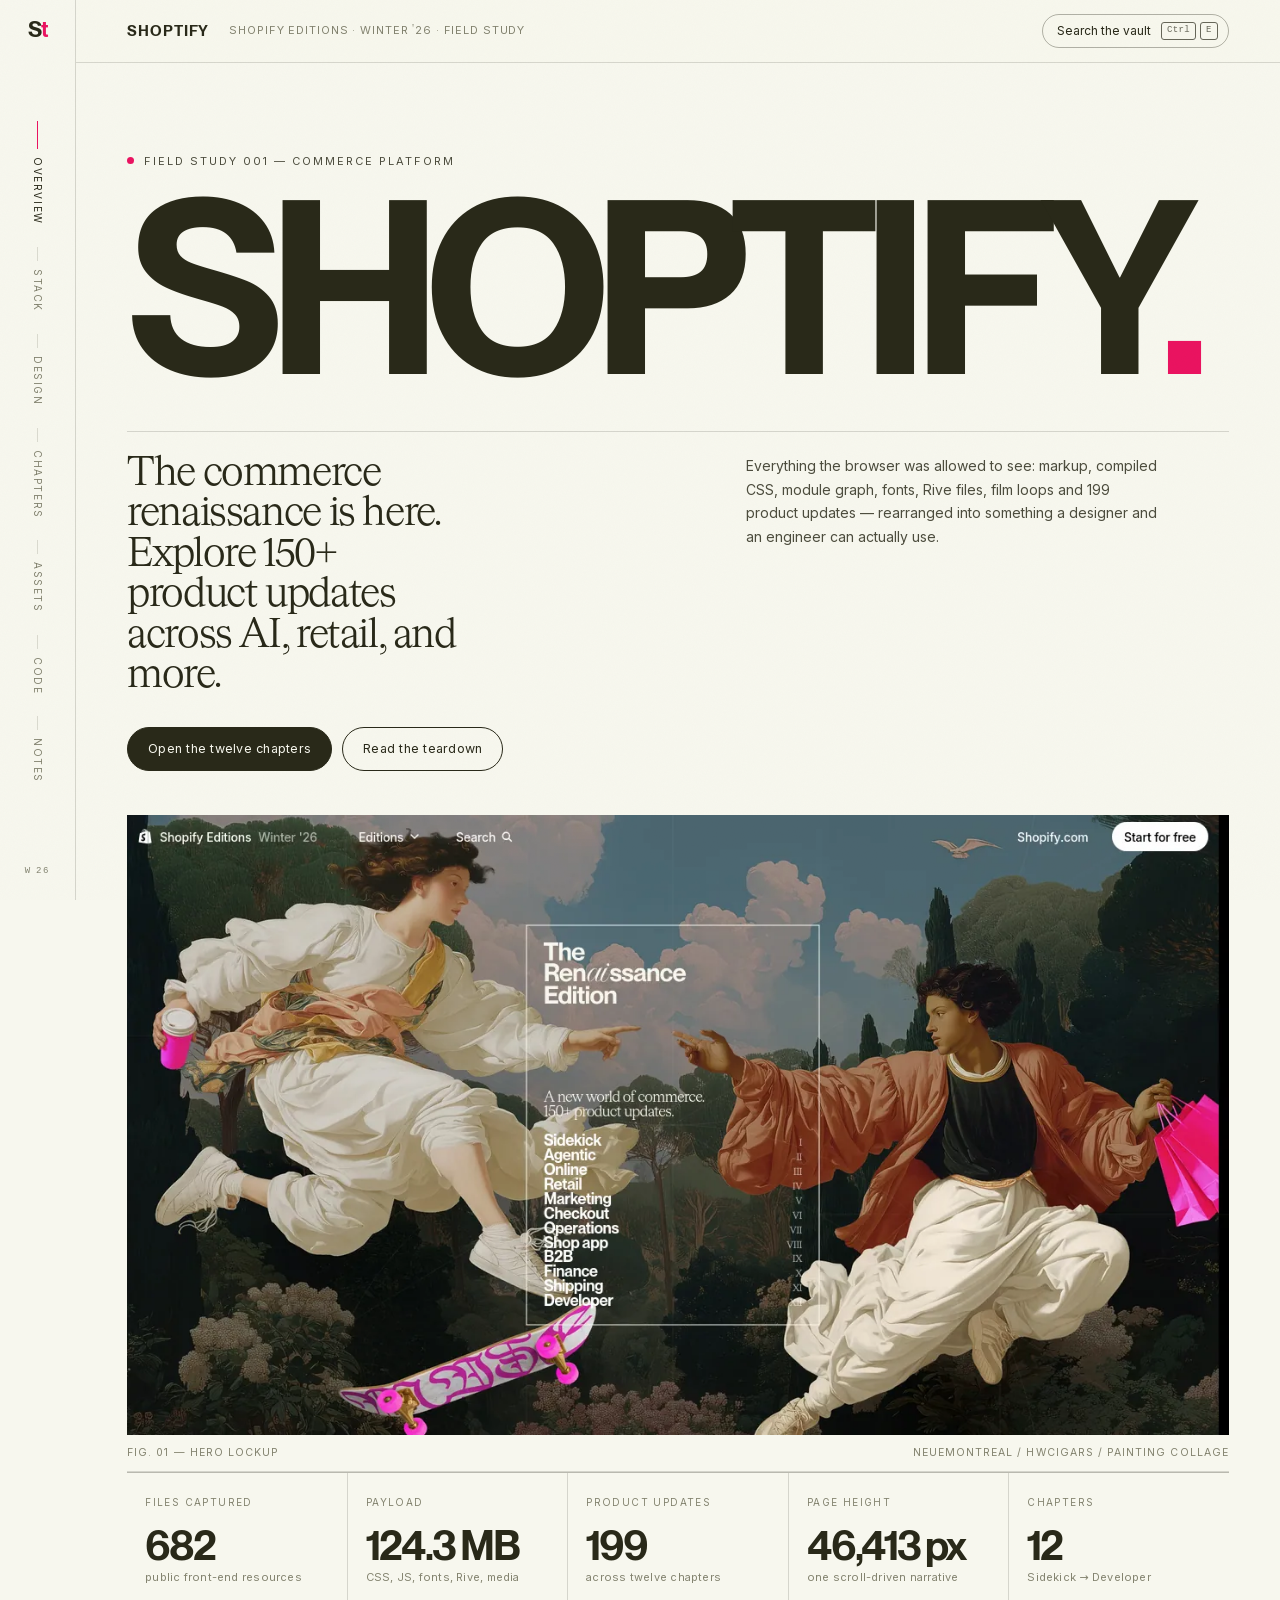
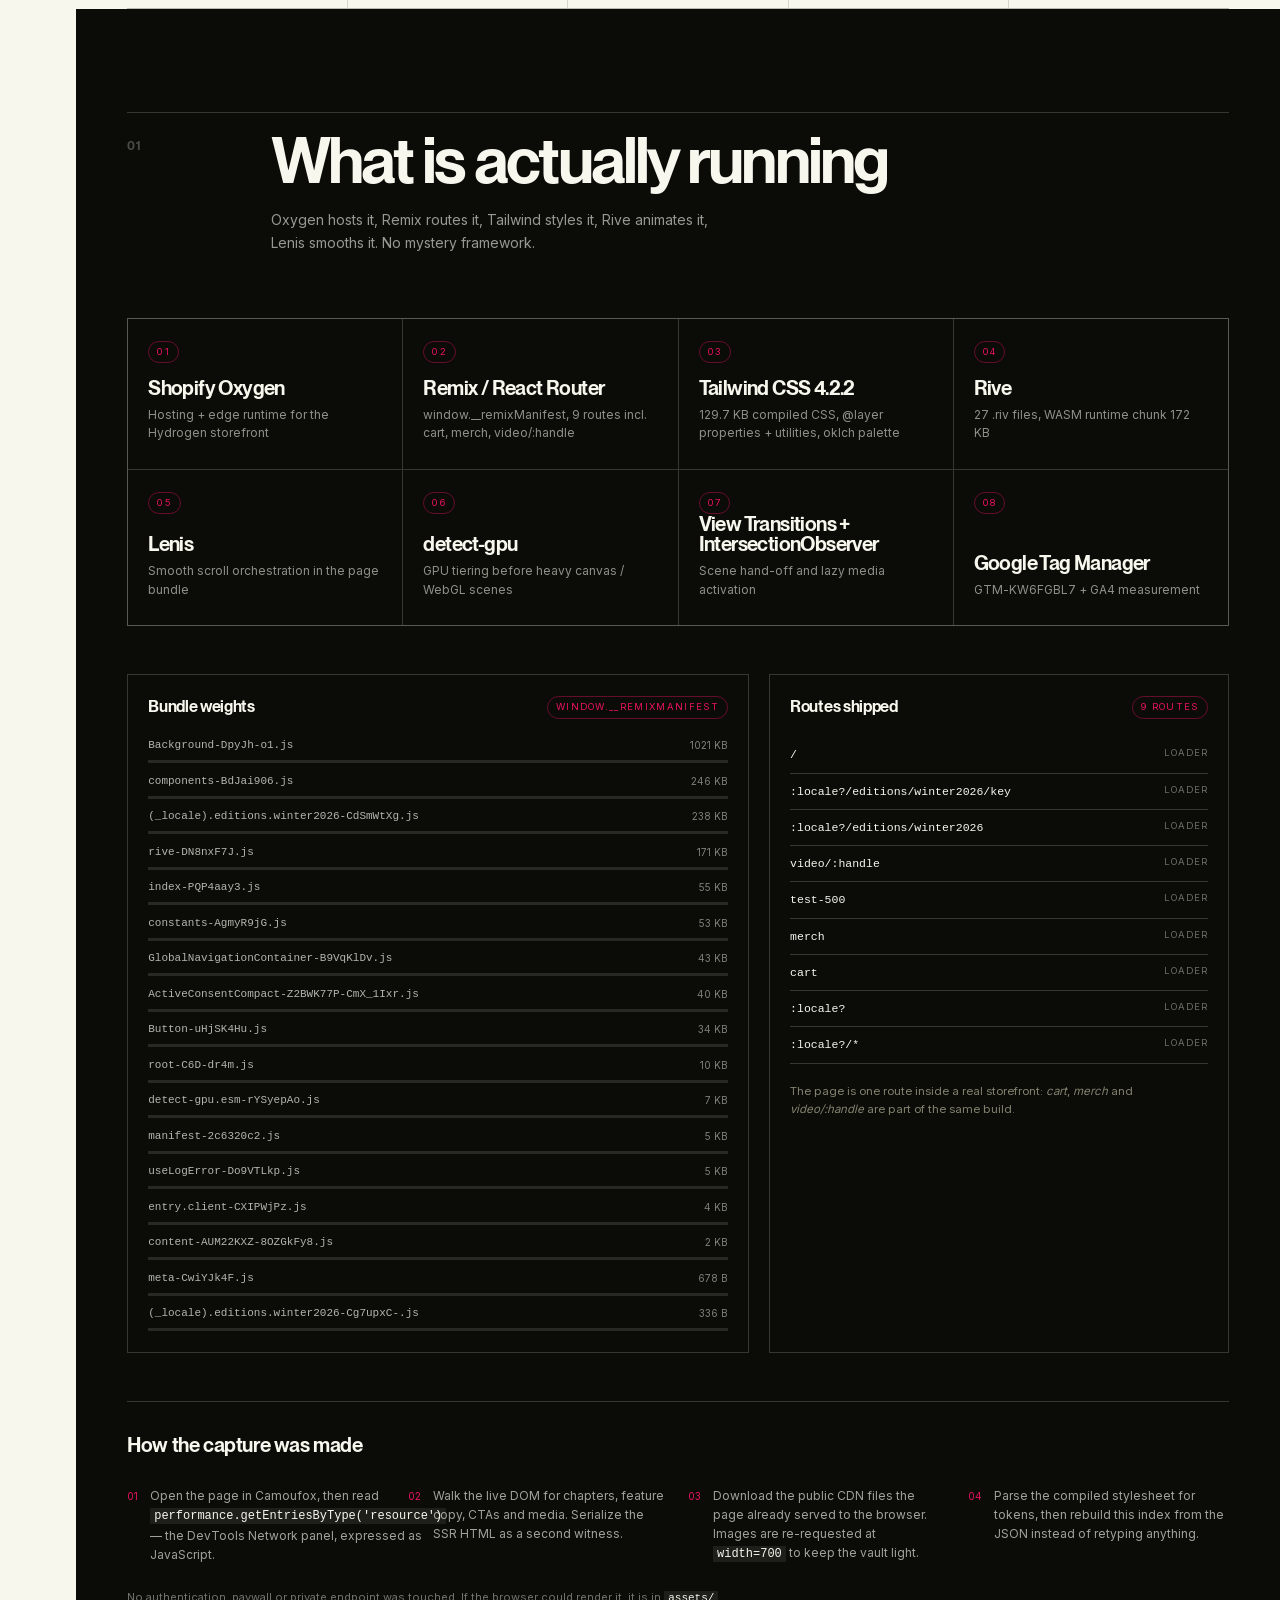
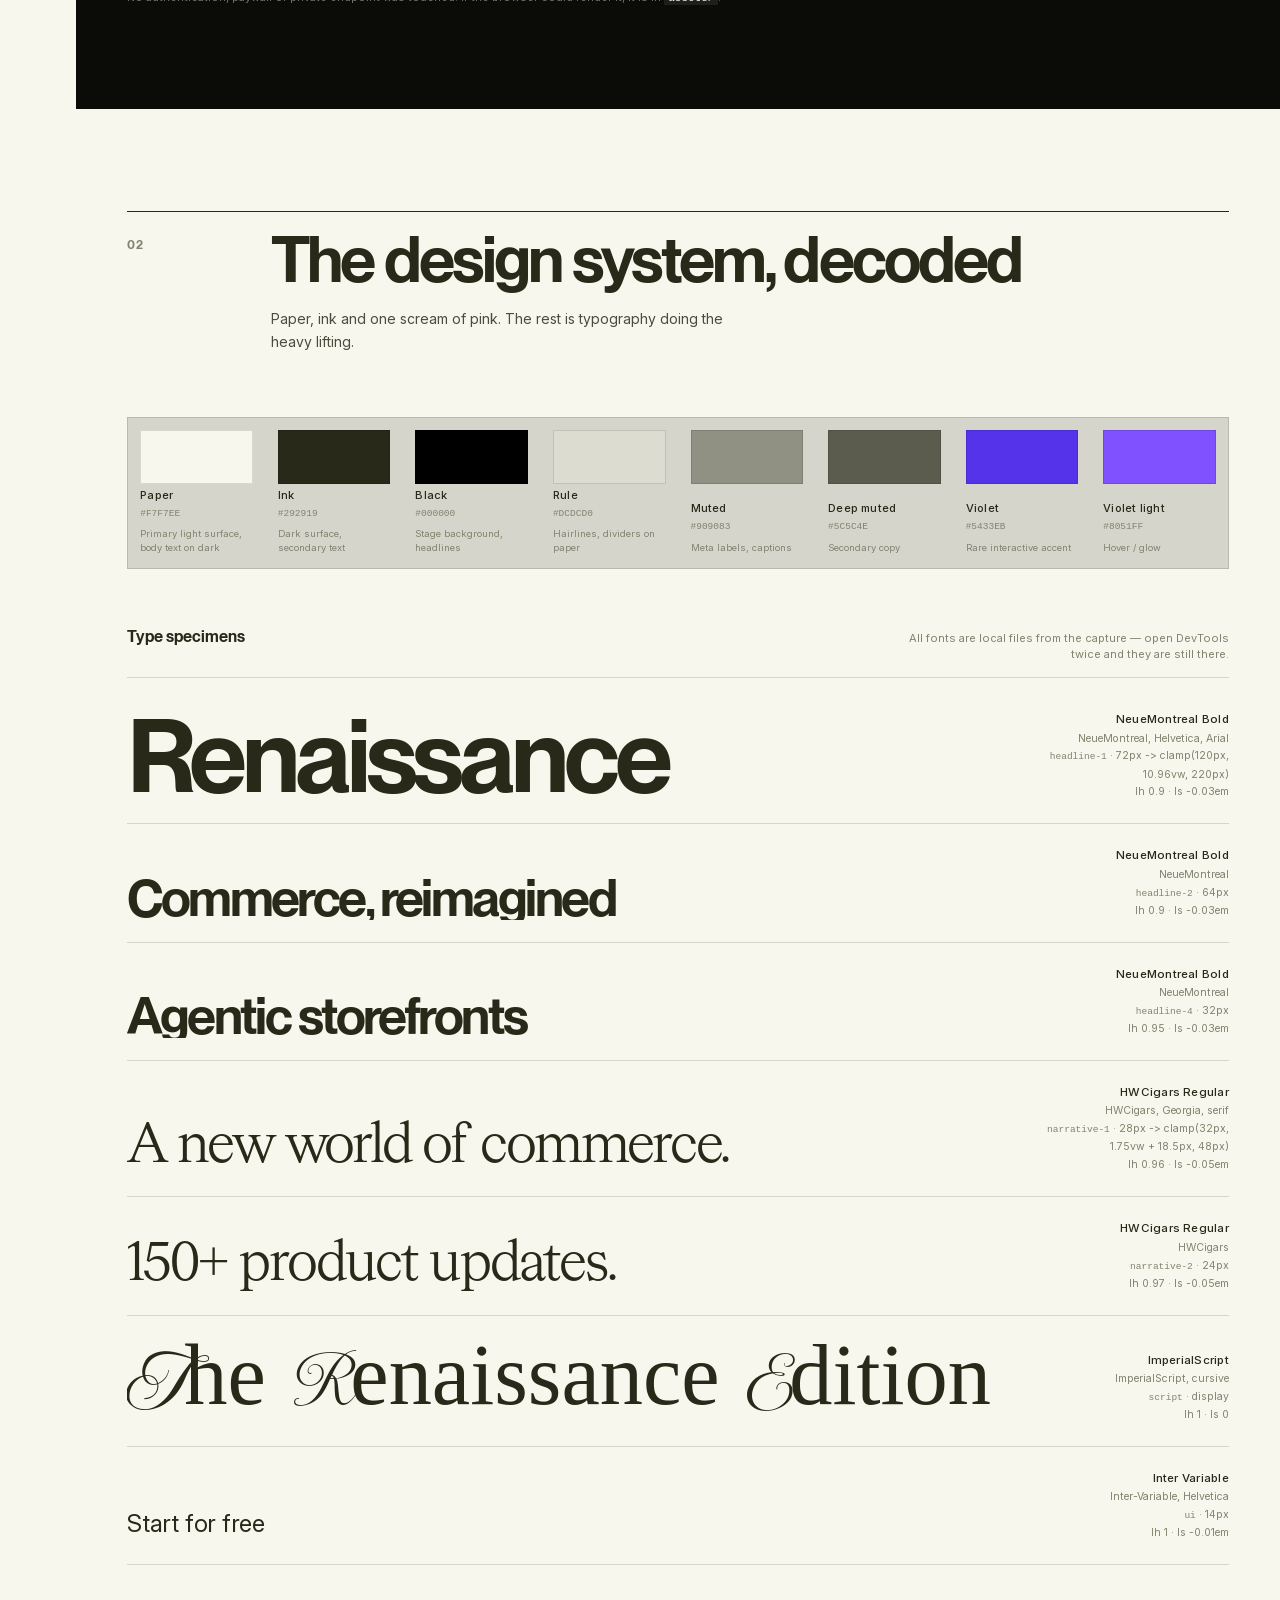
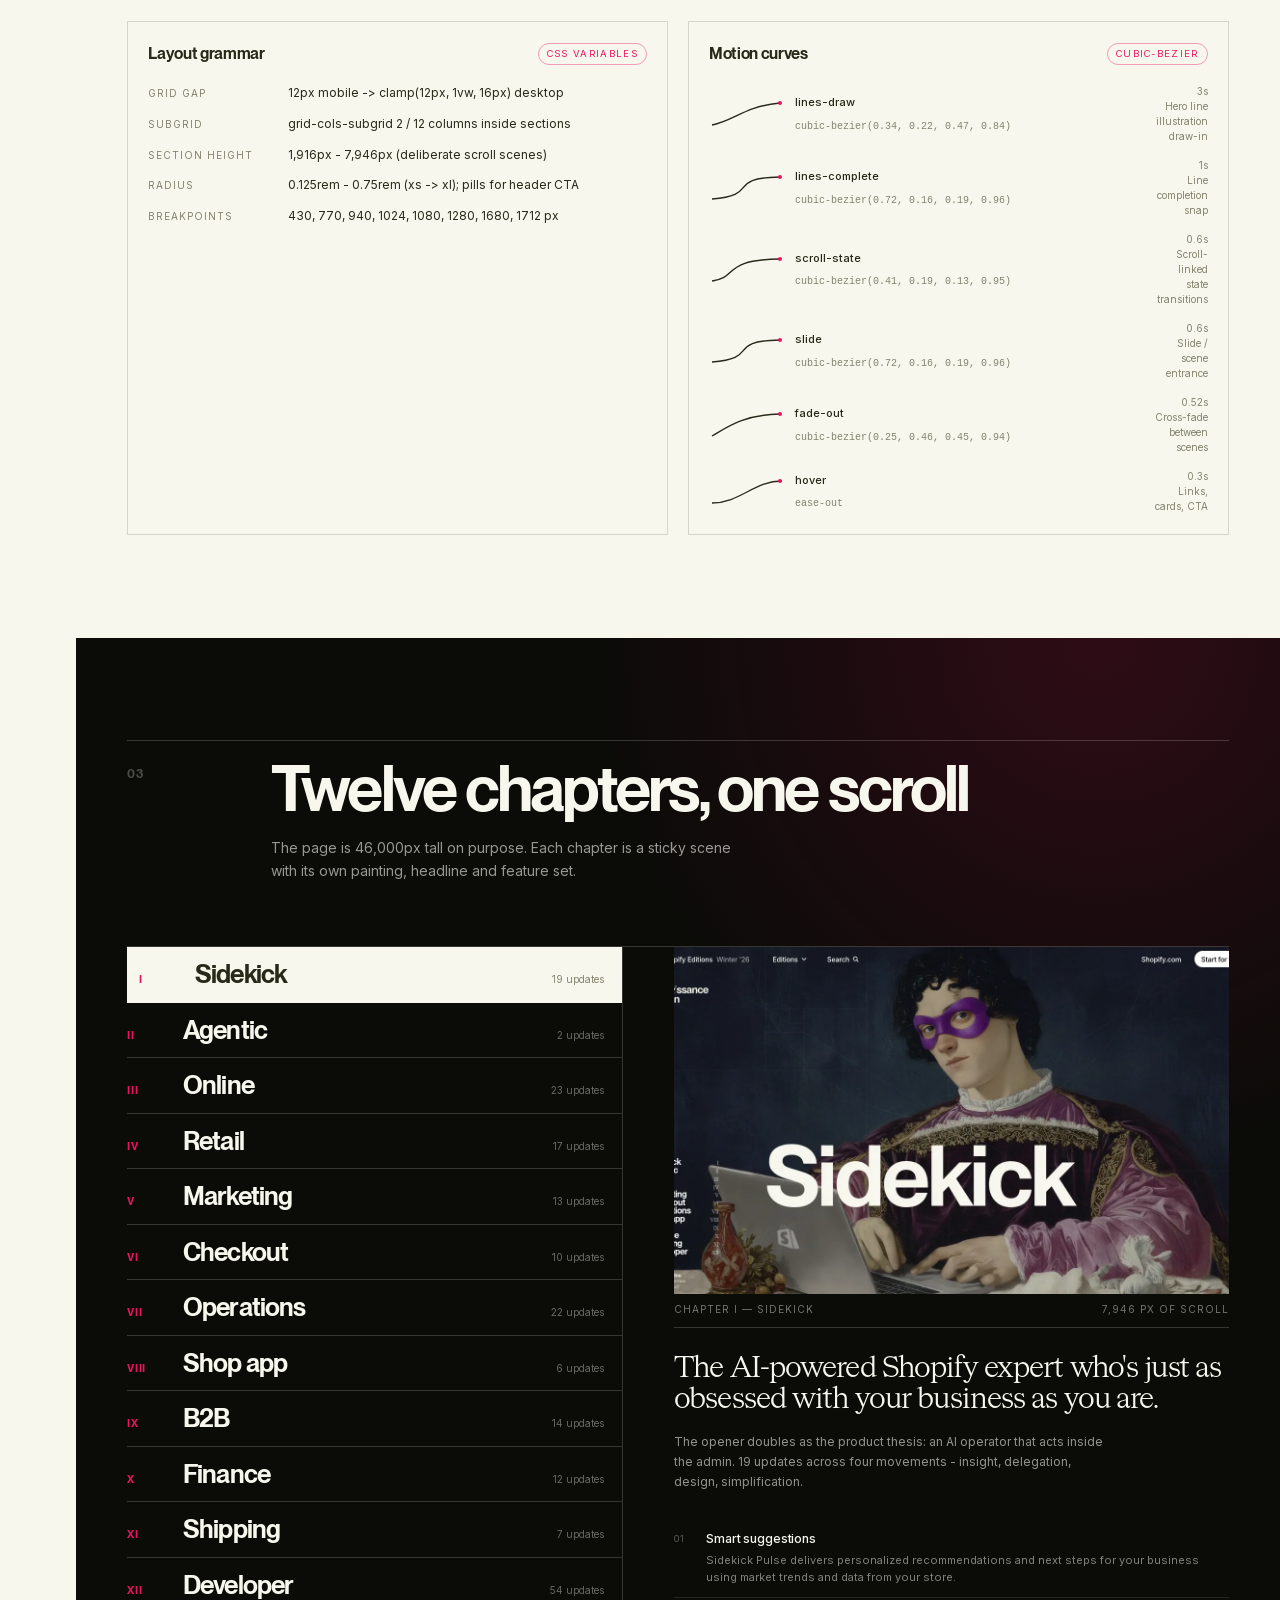
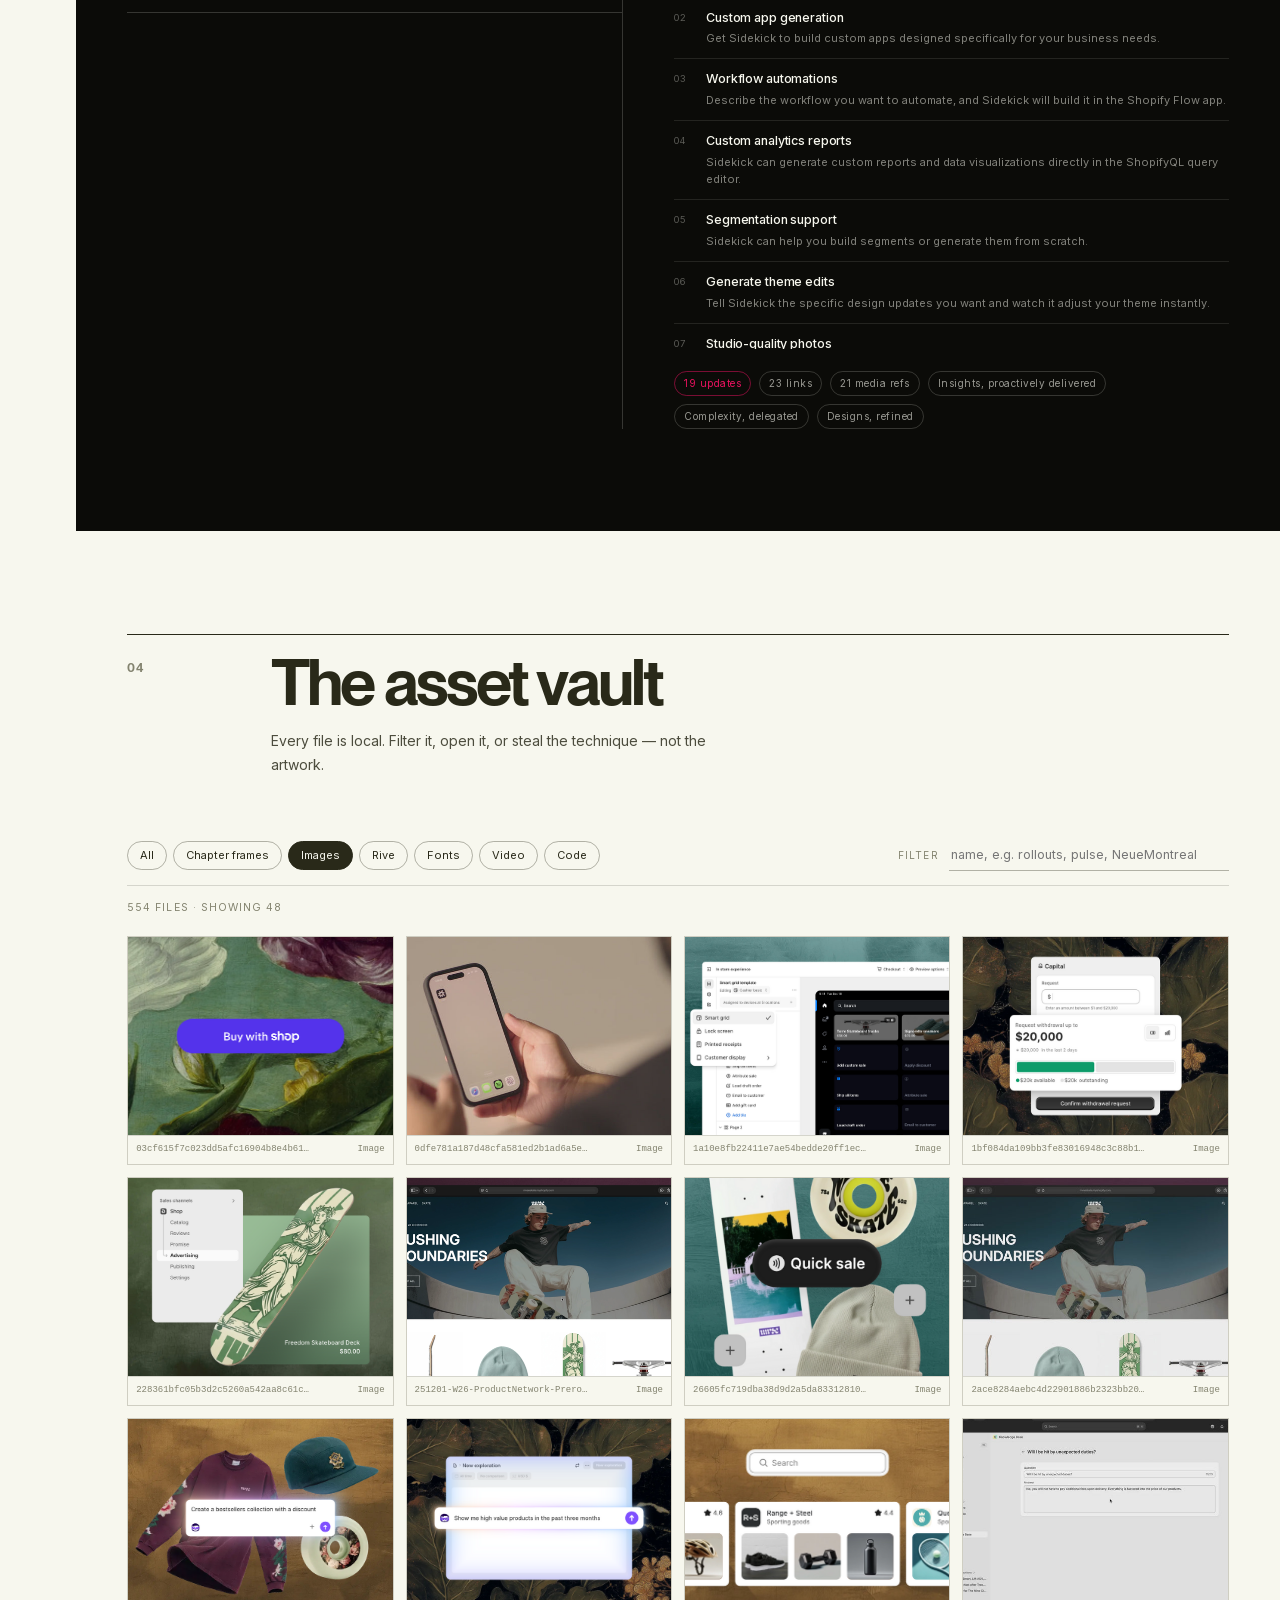
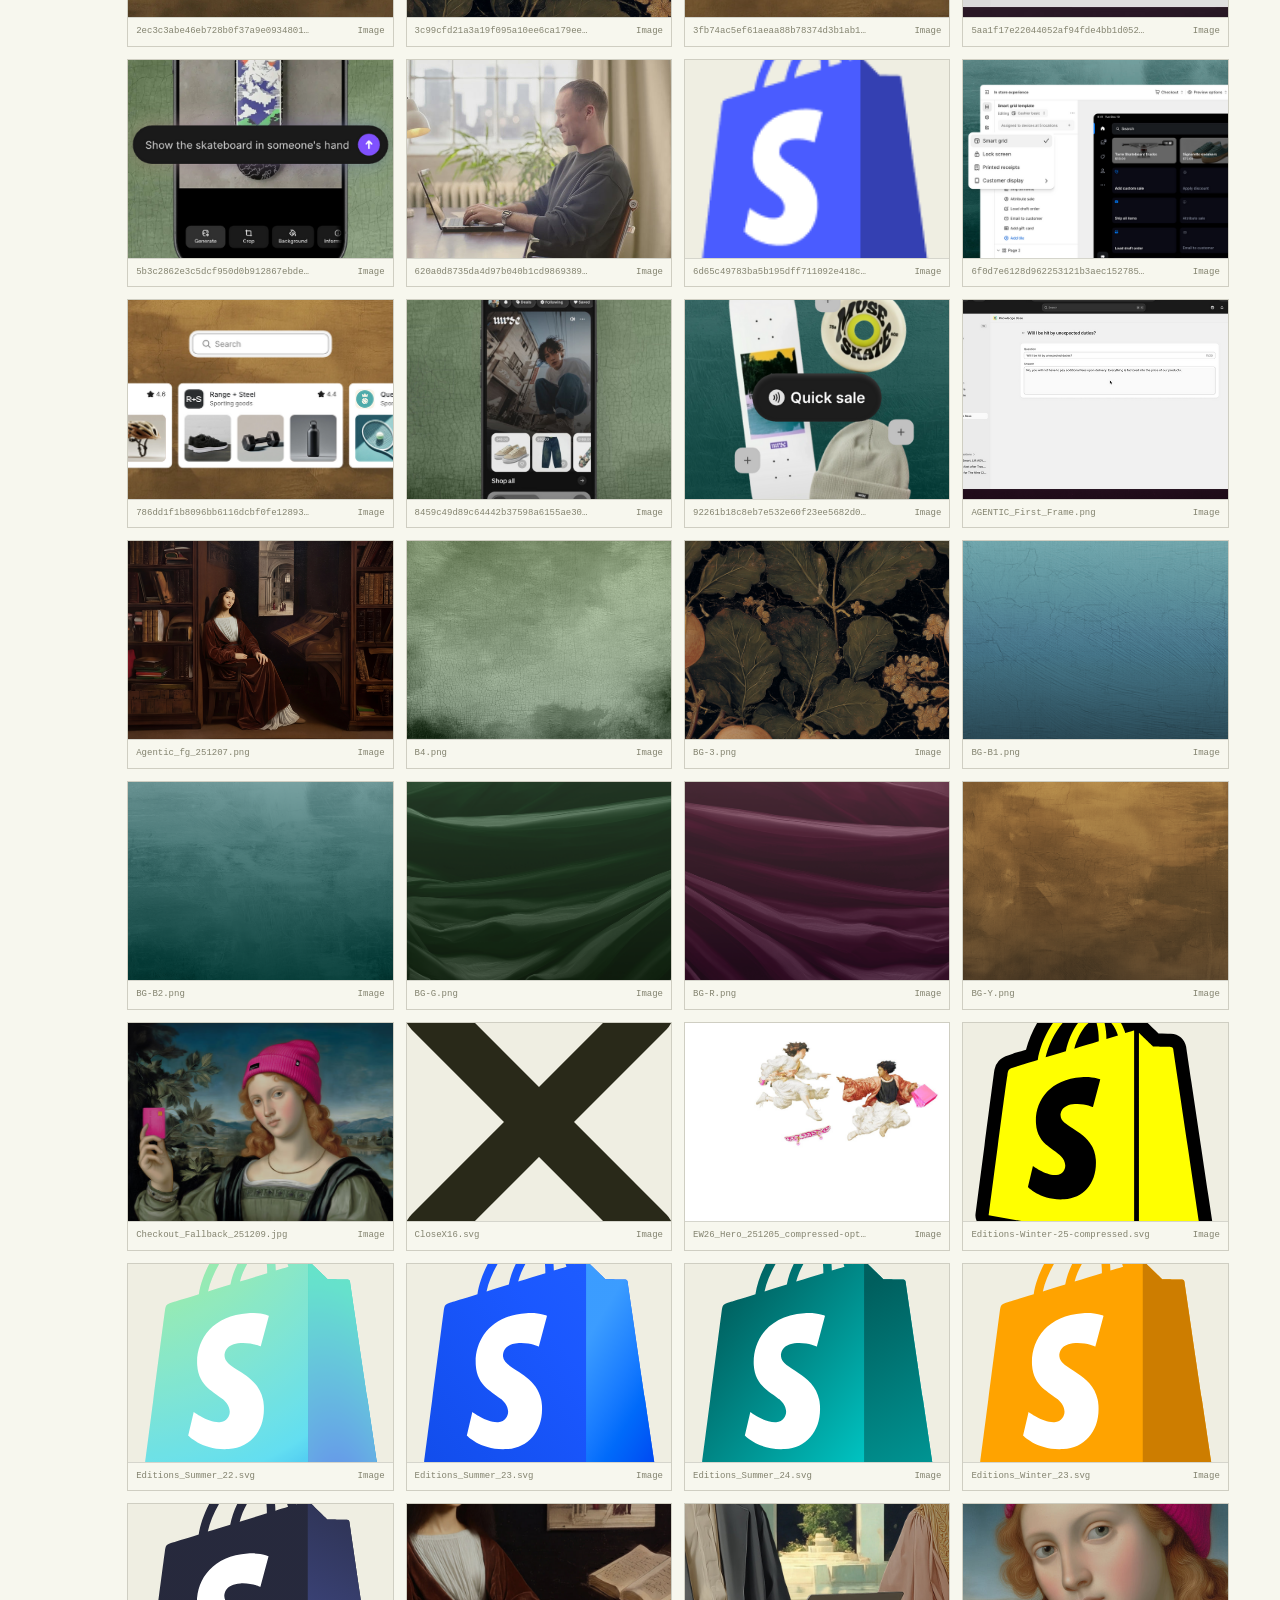
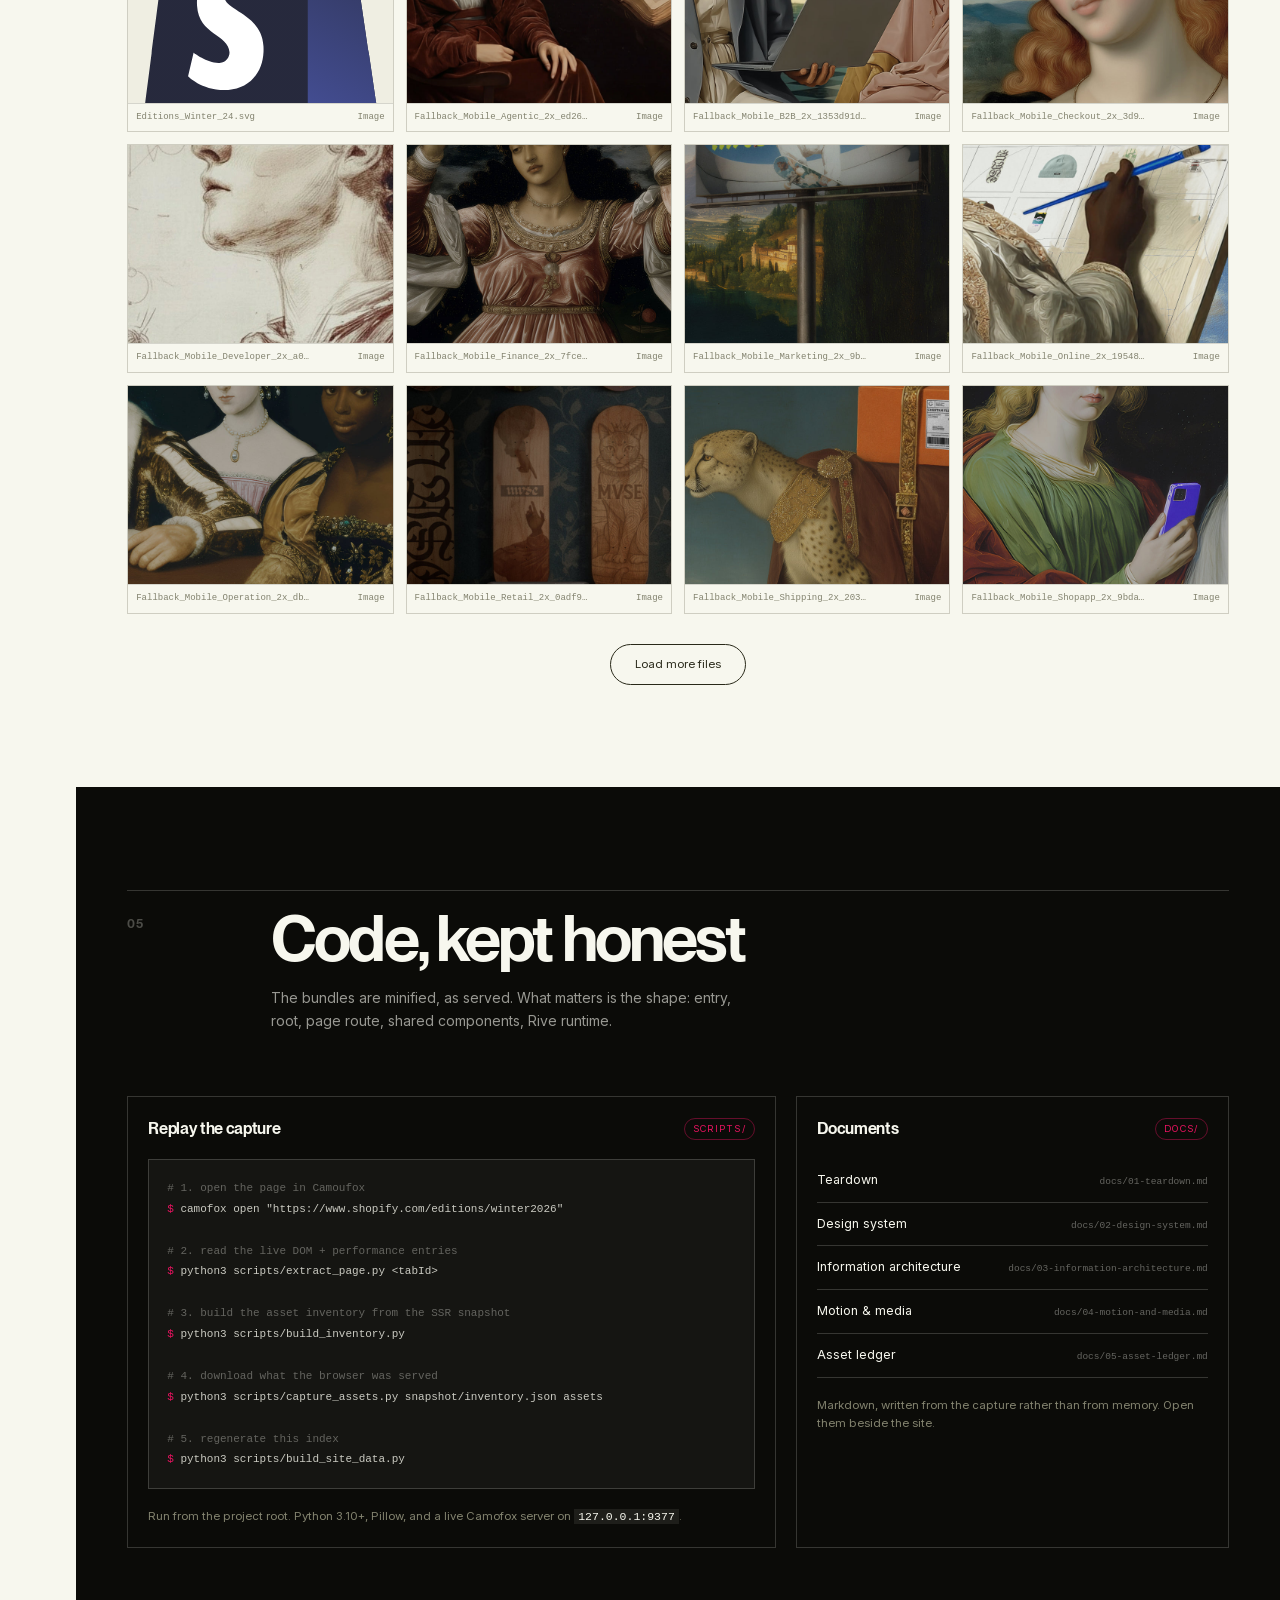
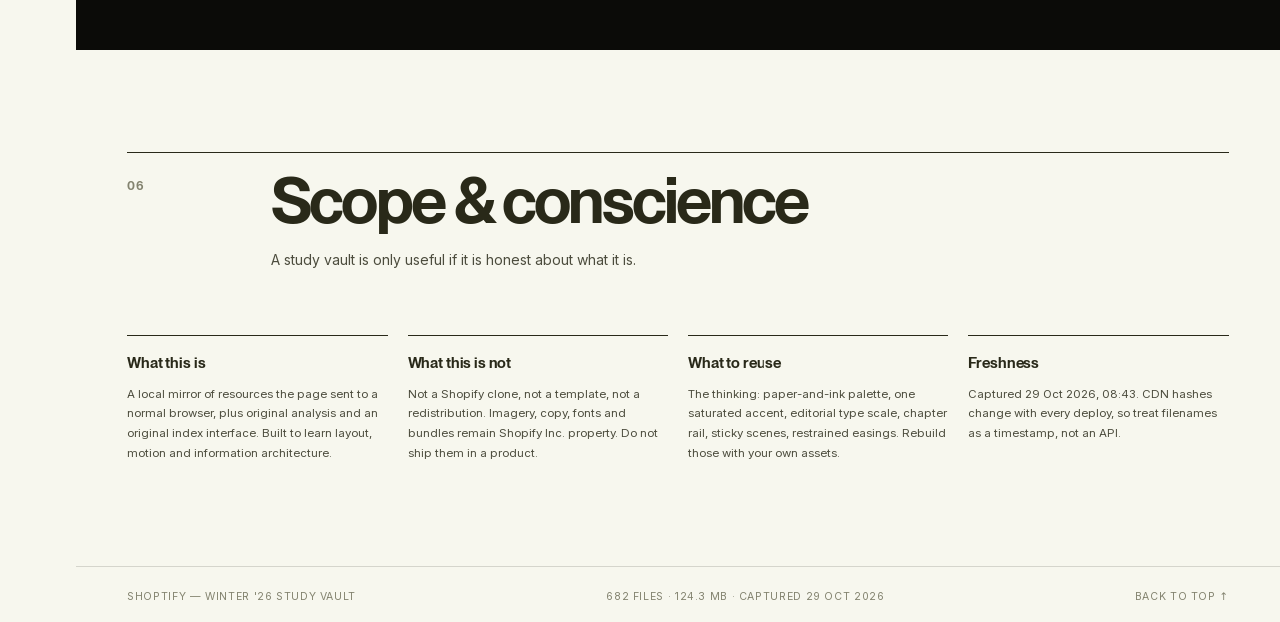
<file: site/index.html>
<!doctype html>
<html lang="en">
<head>
<meta charset="utf-8">
<meta name="viewport" content="width=device-width, initial-scale=1">
<title>Shoptify — Winter '26 study vault</title>
<meta name="description" content="A field archive of the Shopify Editions Winter '26 site: design tokens, chapters, motion, bundles and captured assets.">
<link rel="icon" href="../assets/images/favicon_16.png">
<link rel="stylesheet" href="studio.css">
</head>
<body>
<div class="grain" aria-hidden="true"></div>

<aside class="rail" aria-label="Sections">
  <a class="rail-mark" href="#overview" aria-label="Shoptify home">S<span>t</span></a>
  <nav class="rail-nav" id="railNav"></nav>
  <div class="rail-foot"><span>W</span><span>26</span></div>
</aside>

<header class="topbar">
  <a class="brand" href="#overview">SHOPTIFY</a>
  <p class="topbar-meta">Shopify Editions · Winter <span class="quote">'</span>26 · field study</p>
  <button class="palette-btn" id="paletteBtn" type="button" aria-haspopup="dialog">
    Search the vault <kbd>Ctrl</kbd><kbd>E</kbd>
  </button>
</header>

<main>
  <!-- ============================================================ OVERVIEW -->
  <section class="hero" id="overview" data-section>
    <div class="hero-top">
      <p class="kicker"><span class="kicker-dot"></span> Field study 001 — commerce platform</p>
      <h1 class="hero-title">Shoptify<span class="hero-period">.</span></h1>
      <div class="hero-cols">
        <p class="hero-lede" data-bind="meta.description">The commerce renaissance is here.</p>
        <p class="hero-note">Everything the browser was allowed to see: markup, compiled CSS, module graph, fonts, Rive files, film loops and 199 product updates — rearranged into something a designer and an engineer can actually use.</p>
      </div>
      <div class="hero-actions">
        <a class="btn btn-solid" href="#chapters">Open the twelve chapters</a>
        <a class="btn btn-ghost" href="#stack">Read the teardown</a>
      </div>
    </div>

    <figure class="hero-figure reveal">
      <img data-bind-src="hero" alt="Reference frame from the Shopify Editions Winter '26 hero: two Renaissance figures mid-air, a magenta shopping bag and skateboard.">
      <figcaption>
        <span>Fig. 01 — Hero lockup</span>
        <span>NeueMontreal / HWCigars / painting collage</span>
      </figcaption>
    </figure>

    <dl class="ledger" id="ledger" aria-label="Capture totals"></dl>
  </section>

  <!-- =============================================================== STACK -->
  <section class="band band-dark" id="stack" data-section>
    <div class="section-head">
      <p class="section-no">01</p>
      <div>
        <h2>What is actually running</h2>
        <p class="section-sub">Oxygen hosts it, Remix routes it, Tailwind styles it, Rive animates it, Lenis smooths it. No mystery framework.</p>
      </div>
    </div>

    <div class="stack-grid" id="stackGrid"></div>

    <div class="split">
      <div class="panel">
        <div class="panel-head"><h3>Bundle weights</h3><span class="tag">window.__remixManifest</span></div>
        <ul class="bars" id="bundleList"></ul>
      </div>
      <div class="panel">
        <div class="panel-head"><h3>Routes shipped</h3><span class="tag" id="routeCount"></span></div>
        <ul class="routes" id="routeList"></ul>
        <p class="panel-note">The page is one route inside a real storefront: <em>cart</em>, <em>merch</em> and <em>video/:handle</em> are part of the same build.</p>
      </div>
    </div>

    <div class="method">
      <h3>How the capture was made</h3>
      <ol class="steps">
        <li><span>01</span><p>Open the page in Camoufox, then read <code>performance.getEntriesByType('resource')</code> — the DevTools Network panel, expressed as JavaScript.</p></li>
        <li><span>02</span><p>Walk the live DOM for chapters, feature copy, CTAs and media. Serialize the SSR HTML as a second witness.</p></li>
        <li><span>03</span><p>Download the public CDN files the page already served to the browser. Images are re-requested at <code>width=700</code> to keep the vault light.</p></li>
        <li><span>04</span><p>Parse the compiled stylesheet for tokens, then rebuild this index from the JSON instead of retyping anything.</p></li>
      </ol>
      <p class="method-note">No authentication, paywall or private endpoint was touched. If the browser could render it, it is in <code>assets/</code>.</p>
    </div>
  </section>

  <!-- ============================================================== DESIGN -->
  <section id="design" data-section>
    <div class="section-head">
      <p class="section-no">02</p>
      <div>
        <h2>The design system, decoded</h2>
        <p class="section-sub">Paper, ink and one scream of pink. The rest is typography doing the heavy lifting.</p>
      </div>
    </div>

    <div class="swatches" id="paletteRow"></div>

    <div class="type-lab">
      <div class="type-lab-head">
        <h3>Type specimens</h3>
        <p>All fonts are local files from the capture — open DevTools twice and they are still there.</p>
      </div>
      <div id="typeSpecimens"></div>
    </div>

    <div class="tokens-grid">
      <div class="panel">
        <div class="panel-head"><h3>Layout grammar</h3><span class="tag">CSS variables</span></div>
        <dl class="kv" id="layoutList"></dl>
      </div>
      <div class="panel">
        <div class="panel-head"><h3>Motion curves</h3><span class="tag">cubic-bezier</span></div>
        <ul class="motion" id="motionList"></ul>
      </div>
    </div>
  </section>

  <!-- ============================================================ CHAPTERS -->
  <section class="band band-stage" id="chapters" data-section>
    <div class="section-head">
      <p class="section-no">03</p>
      <div>
        <h2>Twelve chapters, one scroll</h2>
        <p class="section-sub">The page is 46,000px tall on purpose. Each chapter is a sticky scene with its own painting, headline and feature set.</p>
      </div>
    </div>

    <div class="chapter-shell">
      <ol class="chapter-list" id="chapterList" aria-label="Chapters"></ol>
      <article class="chapter-detail" id="chapterDetail" aria-live="polite"></article>
    </div>
  </section>

  <!-- ============================================================== ASSETS -->
  <section id="assets" data-section>
    <div class="section-head">
      <p class="section-no">04</p>
      <div>
        <h2>The asset vault</h2>
        <p class="section-sub">Every file is local. Filter it, open it, or steal the technique — not the artwork.</p>
      </div>
    </div>

    <div class="asset-toolbar">
      <div class="chips" id="assetTabs" role="tablist" aria-label="Asset kinds"></div>
      <label class="asset-search">
        <span>Filter</span>
        <input id="assetSearch" type="search" placeholder="name, e.g. rollouts, pulse, NeueMontreal" autocomplete="off">
      </label>
    </div>
    <p class="asset-count" id="assetCount"></p>
    <div class="asset-grid" id="assetGrid"></div>
    <div class="asset-empty" id="assetEmpty" hidden>
      <p class="empty-mark">∅</p>
      <h3>Nothing matches that filter</h3>
      <p>Try a chapter name, a font, or clear the search.</p>
      <button class="btn btn-ghost" type="button" id="assetReset">Reset filters</button>
    </div>
    <button class="load-more" id="loadMore" type="button" hidden>Load more files</button>
  </section>

  <!-- ================================================================ CODE -->
  <section class="band band-dark" id="code" data-section>
    <div class="section-head">
      <p class="section-no">05</p>
      <div>
        <h2>Code, kept honest</h2>
        <p class="section-sub">The bundles are minified, as served. What matters is the shape: entry, root, page route, shared components, Rive runtime.</p>
      </div>
    </div>

    <div class="code-grid">
      <div class="panel">
        <div class="panel-head"><h3>Replay the capture</h3><span class="tag">scripts/</span></div>
        <pre class="replay" id="replay"></pre>
        <p class="panel-note">Run from the project root. Python 3.10+, Pillow, and a live Camofox server on <code>127.0.0.1:9377</code>.</p>
      </div>
      <div class="panel">
        <div class="panel-head"><h3>Documents</h3><span class="tag">docs/</span></div>
        <ul class="docs" id="docsList"></ul>
        <p class="panel-note">Markdown, written from the capture rather than from memory. Open them beside the site.</p>
      </div>
    </div>
  </section>

  <!-- =============================================================== NOTES -->
  <section id="notes" data-section>
    <div class="section-head">
      <p class="section-no">06</p>
      <div>
        <h2>Scope &amp; conscience</h2>
        <p class="section-sub">A study vault is only useful if it is honest about what it is.</p>
      </div>
    </div>
    <div class="notes-grid">
      <div class="note">
        <h3>What this is</h3>
        <p>A local mirror of resources the page sent to a normal browser, plus original analysis and an original index interface. Built to learn layout, motion and information architecture.</p>
      </div>
      <div class="note">
        <h3>What this is not</h3>
        <p>Not a Shopify clone, not a template, not a redistribution. Imagery, copy, fonts and bundles remain Shopify Inc. property. Do not ship them in a product.</p>
      </div>
      <div class="note">
        <h3>What to reuse</h3>
        <p>The thinking: paper-and-ink palette, one saturated accent, editorial type scale, chapter rail, sticky scenes, restrained easings. Rebuild those with your own assets.</p>
      </div>
      <div class="note">
        <h3>Freshness</h3>
        <p id="freshness">Captured once. CDN hashes change with every deploy, so treat filenames as a timestamp, not an API.</p>
      </div>
    </div>
  </section>
</main>

<footer class="footer">
  <span>Shoptify — Winter '26 study vault</span>
  <span id="footMeta"></span>
  <a href="#overview">Back to top ↑</a>
</footer>

<!-- command palette -->
<div class="cmdk" id="cmdk" role="dialog" aria-modal="true" aria-labelledby="cmdkLabel" hidden>
  <div class="cmdk-box">
    <div class="cmdk-input">
      <span id="cmdkLabel">Jump to</span>
      <input id="cmdkField" type="text" placeholder="chapter, asset, document…" autocomplete="off">
      <kbd>Esc</kbd>
    </div>
    <ul class="cmdk-results" id="cmdkResults"></ul>
    <p class="cmdk-foot">↑ ↓ to move · ↵ to open · Ctrl+E to toggle</p>
  </div>
</div>

<!-- image lightbox -->
<div class="lightbox" id="lightbox" role="dialog" aria-modal="true" hidden>
  <button class="lightbox-close" id="lightboxClose" aria-label="Close">✕</button>
  <figure>
    <img id="lightboxImg" alt="">
    <figcaption id="lightboxCap"></figcaption>
  </figure>
</div>

<script src="data.js"></script>
<script src="app.js"></script>
</body>
</html>
</file>
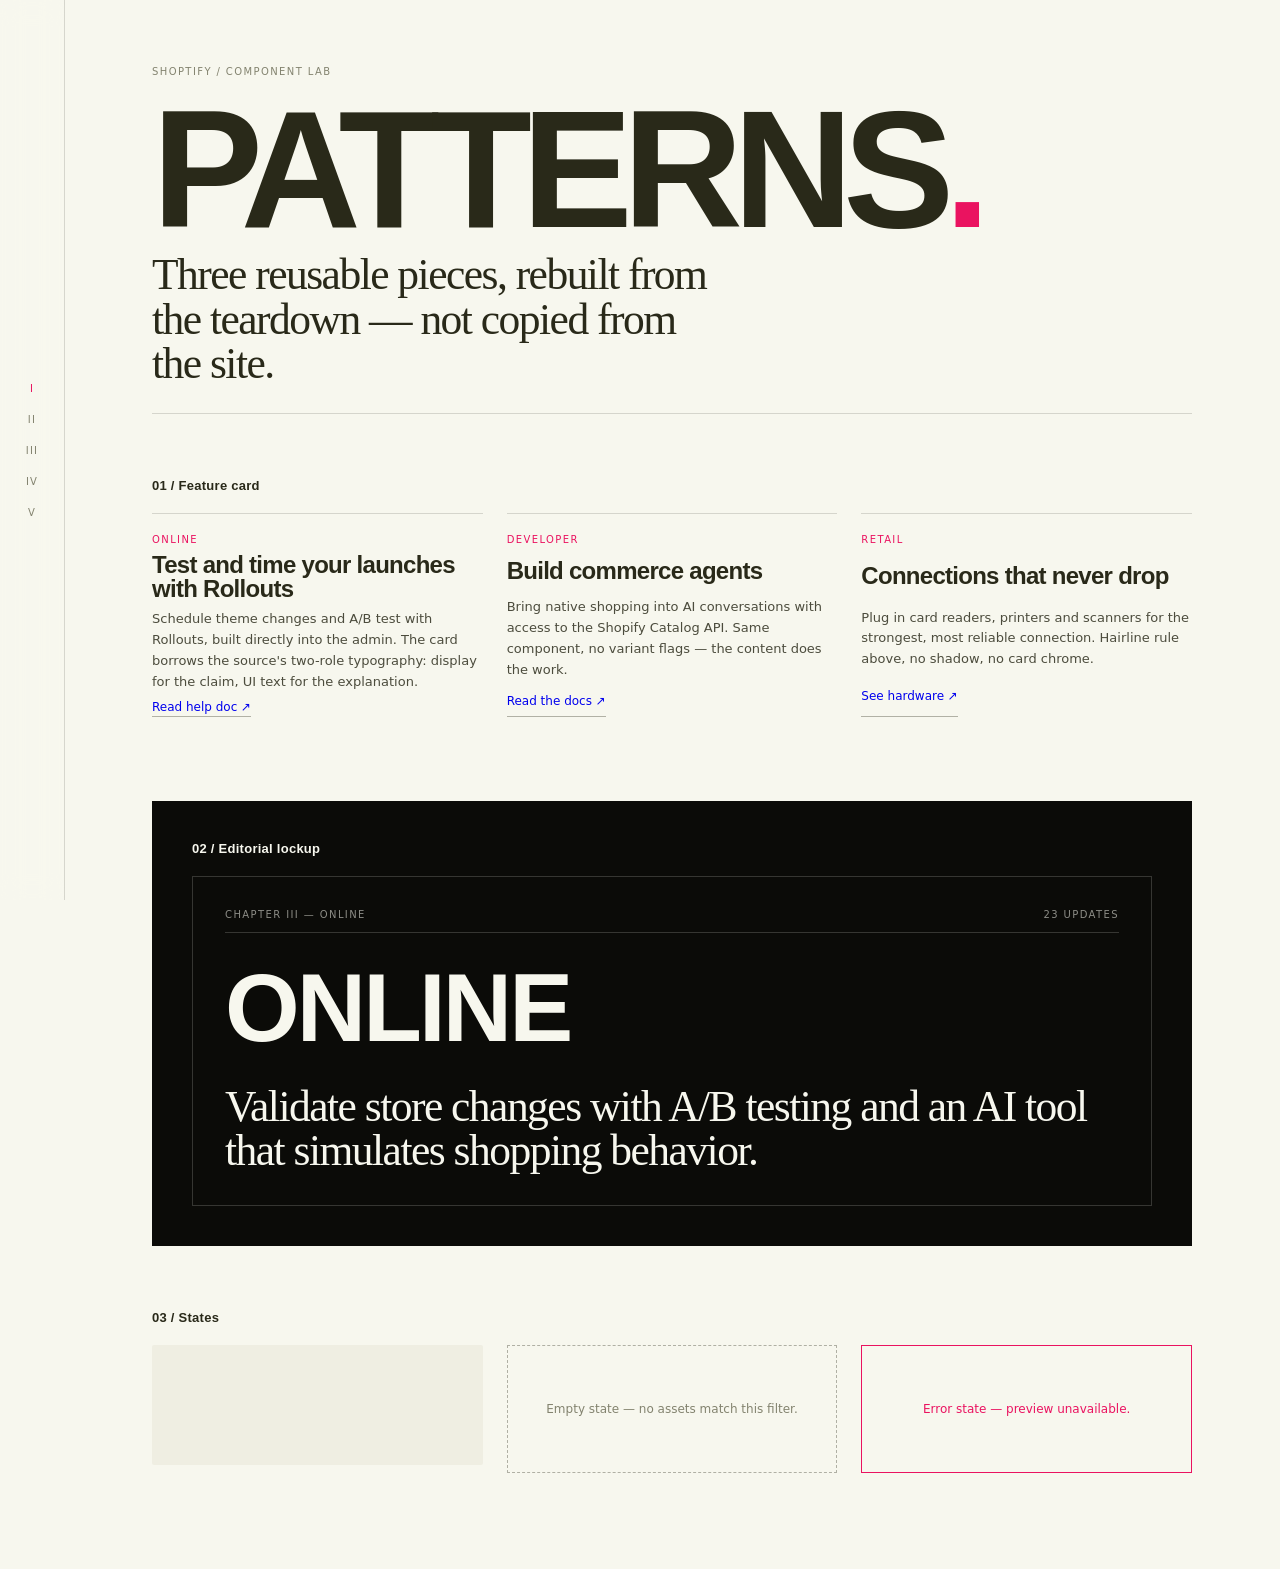
<file: src/components.html>
<!doctype html>
<html lang="en">
<head>
<meta charset="utf-8">
<meta name="viewport" content="width=device-width, initial-scale=1">
<title>Shoptify / component lab</title>
<link rel="stylesheet" href="shoptify-tokens.css">
<link rel="stylesheet" href="components.css">
<style>
  body { margin:0; padding:56px 40px 96px 104px; background:var(--st-paper); color:var(--st-ink); font-family:var(--st-font-ui); }
  .lab { max-width: 1040px; margin: 0 auto; display:grid; gap:64px; }
  .lab > header { display:grid; gap:16px; border-bottom:1px solid var(--st-rule); padding-bottom:28px; }
  .lab h2 { font-family:var(--st-font-display); font-size:13px; letter-spacing:.02em; margin:0 0 20px; }
  .grid { display:grid; grid-template-columns:repeat(auto-fit,minmax(260px,1fr)); gap:24px; }
  .lockup-demo { background:var(--st-black); color:var(--st-paper); padding:40px; }
  .lockup-demo .st-lockup { background:var(--st-black); border-color:var(--st-rule-invert); }
  .lockup-demo .st-lockup__index { border-color:var(--st-rule-invert); }
  .lockup-demo .st-meta { color:rgba(247,247,238,.55); }
  .lockup-demo .st-narrative { color:var(--st-paper); }
</style>
</head>
<body>
<aside class="st-rail" aria-label="Chapter rail demo">
  <button class="st-rail__item" aria-current="true">I</button>
  <button class="st-rail__item">II</button>
  <button class="st-rail__item">III</button>
  <button class="st-rail__item">IV</button>
  <button class="st-rail__item">V</button>
</aside>

<div class="lab">
  <header>
    <p class="st-meta">Shoptify / component lab</p>
    <h1 class="st-display st-display--xl">Patterns<span class="st-lockup__dot">.</span></h1>
    <p class="st-narrative" style="max-width:28ch">Three reusable pieces, rebuilt from the teardown — not copied from the site.</p>
  </header>

  <section>
    <h2>01 / Feature card</h2>
    <div class="grid">
      <article class="st-feature">
        <span class="st-meta st-feature__kicker">Online</span>
        <h3 class="st-feature__title">Test and time your launches with Rollouts</h3>
        <p class="st-feature__body">Schedule theme changes and A/B test with Rollouts, built directly into the admin. The card borrows the source's two-role typography: display for the claim, UI text for the explanation.</p>
        <a class="st-feature__link" href="#">Read help doc ↗</a>
      </article>
      <article class="st-feature">
        <span class="st-meta st-feature__kicker">Developer</span>
        <h3 class="st-feature__title">Build commerce agents</h3>
        <p class="st-feature__body">Bring native shopping into AI conversations with access to the Shopify Catalog API. Same component, no variant flags — the content does the work.</p>
        <a class="st-feature__link" href="#">Read the docs ↗</a>
      </article>
      <article class="st-feature">
        <span class="st-meta st-feature__kicker">Retail</span>
        <h3 class="st-feature__title">Connections that never drop</h3>
        <p class="st-feature__body">Plug in card readers, printers and scanners for the strongest, most reliable connection. Hairline rule above, no shadow, no card chrome.</p>
        <a class="st-feature__link" href="#">See hardware ↗</a>
      </article>
    </div>
  </section>

  <section class="lockup-demo">
    <h2 style="color:var(--st-paper)">02 / Editorial lockup</h2>
    <div class="st-lockup">
      <div class="st-lockup__index">
        <span class="st-meta">Chapter III — Online</span>
        <span class="st-meta">23 updates</span>
      </div>
      <h3 class="st-display st-lockup__word" style="font-size:clamp(3rem,8vw,6rem)">Online</h3>
      <p class="st-narrative">Validate store changes with A/B testing and an AI tool that simulates shopping behavior.</p>
    </div>
  </section>

  <section>
    <h2>03 / States</h2>
    <div class="grid">
      <div class="st-skeleton" style="height:120px"></div>
      <div class="st-empty">Empty state — no assets match this filter.</div>
      <div class="st-empty" style="border-style:solid;border-color:var(--st-accent);color:var(--st-accent)">Error state — preview unavailable.</div>
    </div>
  </section>
</div>
</body>
</html>
</file>
<file: site/studio.css>
/* =========================================================================
   SHOPTIFY — Winter '26 study vault
   Original interface. Tokens distilled from the captured stylesheet;
   no Shopify CSS is imported here.
   ========================================================================= */

@font-face {
  font-family: "NeueMontreal";
  src: url("../assets/fonts/3ee238256136fcfdfca35decbd44d0d4.woff2") format("woff2");
  font-weight: 700;
  font-style: normal;
  font-display: swap;
}
@font-face {
  font-family: "HWCigars";
  src: url("../assets/fonts/49a57a6e59f6a50f0627418abeb58fec.woff2") format("woff2");
  font-weight: 400;
  font-style: normal;
  font-display: swap;
}
@font-face {
  font-family: "ImperialScript";
  src: url("../assets/fonts/389d4f8566b3b9cbe083b682c7fabf06.woff2") format("woff2");
  font-weight: 400;
  font-style: normal;
  font-display: swap;
}
@font-face {
  font-family: "InterVar";
  src: url("../assets/fonts/5949cd393a8375a896fd0a9b74307666.woff2") format("woff2");
  font-weight: 100 900;
  font-style: normal;
  font-display: swap;
}

:root {
  --paper: #f7f7ee;
  --paper-deep: #efeee2;
  --ink: #292919;
  --ink-soft: #4c4c3d;
  --muted: #83836f;
  --black: #0b0b08;
  --pink: #ea1360;
  --violet: #5433eb;
  --rule: rgba(41, 41, 25, 0.16);
  --rule-strong: rgba(41, 41, 25, 0.34);
  --rule-light: rgba(247, 247, 238, 0.18);
  --sans: "InterVar", ui-sans-serif, system-ui, -apple-system, "Helvetica Neue", sans-serif;
  --display: "NeueMontreal", Helvetica, Arial, sans-serif;
  --serif: "HWCigars", Georgia, "Times New Roman", serif;
  --script: "ImperialScript", cursive;
  --ease: cubic-bezier(0.22, 1, 0.36, 1);
  --ease-lines: cubic-bezier(0.34, 0.22, 0.47, 0.84);
  --rail: 76px;
  --pad: clamp(20px, 4vw, 64px);
}

* { box-sizing: border-box; }
html { scroll-behavior: smooth; }
body {
  margin: 0;
  background: var(--paper);
  color: var(--ink);
  font-family: var(--sans);
  font-size: 16px;
  line-height: 1.5;
  -webkit-font-smoothing: antialiased;
  overflow-x: clip;
}
::selection { background: var(--pink); color: #fff; }
img { display: block; max-width: 100%; }
a { color: inherit; }
button, input { font: inherit; color: inherit; }
code, kbd { font-family: ui-monospace, SFMono-Regular, Menlo, monospace; }

.grain {
  position: fixed;
  inset: 0;
  z-index: 90;
  pointer-events: none;
  opacity: 0.05;
  mix-blend-mode: multiply;
  background-image: url("data:image/svg+xml,%3Csvg xmlns='http://www.w3.org/2000/svg' width='140' height='140'%3E%3Cfilter id='n'%3E%3CfeTurbulence type='fractalNoise' baseFrequency='0.9' numOctaves='3'/%3E%3C/filter%3E%3Crect width='140' height='140' filter='url(%23n)' opacity='0.55'/%3E%3C/svg%3E");
}

/* ---------------------------------------------------------------- rail -- */
.rail {
  position: fixed;
  inset: 0 auto 0 0;
  width: var(--rail);
  z-index: 60;
  display: flex;
  flex-direction: column;
  align-items: center;
  justify-content: space-between;
  padding: 18px 0 22px;
  border-right: 1px solid var(--rule);
  background: color-mix(in srgb, var(--paper) 94%, transparent);
  backdrop-filter: blur(14px) saturate(140%);
}
.rail-mark {
  font-family: var(--display);
  font-size: 22px;
  letter-spacing: -0.06em;
  text-decoration: none;
  line-height: 1;
}
.rail-mark span { color: var(--pink); }
.rail-nav { display: flex; flex-direction: column; gap: 2px; }
.rail-link {
  display: flex;
  align-items: center;
  gap: 8px;
  writing-mode: vertical-rl;
  text-orientation: mixed;
  font-size: 10px;
  letter-spacing: 0.16em;
  text-transform: uppercase;
  text-decoration: none;
  color: var(--muted);
  padding: 10px 6px;
  border: 0;
  background: none;
  cursor: pointer;
  transition: color 0.3s var(--ease);
}
.rail-link::before {
  content: "";
  width: 1px;
  height: 14px;
  background: currentColor;
  opacity: 0.25;
  transition: height 0.4s var(--ease), opacity 0.3s;
}
.rail-link:hover, .rail-link.is-active { color: var(--ink); }
.rail-link.is-active::before { height: 28px; opacity: 1; background: var(--pink); }
.rail-foot {
  font-family: ui-monospace, monospace;
  font-size: 9px;
  letter-spacing: 0.2em;
  color: var(--muted);
  display: flex;
  gap: 4px;
}

/* -------------------------------------------------------------- topbar -- */
.topbar {
  position: sticky;
  top: 0;
  z-index: 50;
  margin-left: var(--rail);
  display: flex;
  align-items: center;
  gap: 20px;
  padding: 14px var(--pad);
  border-bottom: 1px solid var(--rule);
  background: color-mix(in srgb, var(--paper) 95%, transparent);
  backdrop-filter: blur(16px) saturate(150%);
}
.brand {
  font-family: var(--display);
  font-size: 15px;
  letter-spacing: 0.06em;
  text-decoration: none;
}
.topbar-meta {
  margin: 0;
  font-size: 11px;
  letter-spacing: 0.08em;
  text-transform: uppercase;
  color: var(--muted);
}
.quote { font-family: var(--serif); font-size: 1.2em; }
.palette-btn {
  margin-left: auto;
  display: inline-flex;
  align-items: center;
  gap: 10px;
  padding: 7px 10px 7px 14px;
  border: 1px solid var(--rule-strong);
  border-radius: 999px;
  background: transparent;
  font-size: 12px;
  cursor: pointer;
  transition: background 0.25s, color 0.25s, border-color 0.25s;
}
.palette-btn:hover { background: var(--ink); color: var(--paper); border-color: var(--ink); }
kbd {
  display: inline-block;
  padding: 1px 5px;
  border: 1px solid currentColor;
  border-radius: 3px;
  font-size: 9px;
  letter-spacing: 0.04em;
  opacity: 0.7;
  line-height: 1.5;
}
.palette-btn kbd + kbd { margin-left: -6px; }

main { margin-left: var(--rail); }

/* --------------------------------------------------------------- hero -- */
.hero { padding: clamp(40px, 7vw, 96px) var(--pad) 0; }
.kicker {
  display: flex;
  align-items: center;
  gap: 10px;
  margin: 0 0 24px;
  font-size: 11px;
  letter-spacing: 0.18em;
  text-transform: uppercase;
  color: var(--ink-soft);
}
.kicker-dot { width: 7px; height: 7px; border-radius: 50%; background: var(--pink); }
.hero-title {
  margin: 0;
  font-family: var(--display);
  font-weight: 700;
  font-size: clamp(4.5rem, 19vw, 19rem);
  line-height: 0.78;
  letter-spacing: -0.075em;
  text-transform: uppercase;
}
.hero-period { color: var(--pink); }
.hero-cols {
  display: grid;
  grid-template-columns: minmax(0, 1.15fr) minmax(0, 1fr);
  gap: clamp(24px, 5vw, 80px);
  margin-top: clamp(28px, 4vw, 48px);
  border-top: 1px solid var(--rule);
  padding-top: 22px;
  max-width: 1180px;
}
.hero-lede {
  margin: 0;
  font-family: var(--serif);
  font-size: clamp(1.75rem, 3.1vw, 2.9rem);
  line-height: 1.02;
  letter-spacing: -0.035em;
  max-width: 15ch;
}
.hero-note {
  margin: 0;
  font-size: 14px;
  line-height: 1.7;
  color: var(--ink-soft);
  max-width: 46ch;
}
.hero-actions { display: flex; flex-wrap: wrap; gap: 10px; margin: 30px 0 44px; }
.btn {
  display: inline-flex;
  align-items: center;
  justify-content: center;
  gap: 8px;
  padding: 12px 20px;
  border-radius: 999px;
  border: 1px solid var(--ink);
  font-size: 12.5px;
  letter-spacing: 0.02em;
  text-decoration: none;
  cursor: pointer;
  transition: transform 0.3s var(--ease), background 0.25s, color 0.25s;
}
.btn:hover { transform: translateY(-2px); }
.btn-solid { background: var(--ink); color: var(--paper); }
.btn-solid:hover { background: var(--pink); border-color: var(--pink); }
.btn-ghost { background: transparent; }
.btn-ghost:hover { background: var(--ink); color: var(--paper); }

.hero-figure { margin: 0; position: relative; }
.hero-figure img {
  width: 100%;
  aspect-ratio: 16 / 9;
  object-fit: cover;
  filter: saturate(0.96);
}
.hero-figure figcaption {
  display: flex;
  justify-content: space-between;
  gap: 20px;
  padding: 10px 0;
  border-bottom: 1px solid var(--rule);
  font-size: 10.5px;
  letter-spacing: 0.1em;
  text-transform: uppercase;
  color: var(--muted);
}

.ledger {
  display: grid;
  grid-template-columns: repeat(5, minmax(0, 1fr));
  gap: 1px;
  margin: 0;
  background: var(--rule);
  border-block: 1px solid var(--rule);
}
.ledger > div {
  background: var(--paper);
  padding: 22px 18px 26px;
}
.ledger dt {
  font-size: 10px;
  letter-spacing: 0.14em;
  text-transform: uppercase;
  color: var(--muted);
  margin-bottom: 18px;
}
.ledger dd {
  margin: 0;
  font-family: var(--display);
  font-size: clamp(1.8rem, 3.2vw, 3rem);
  line-height: 0.9;
  letter-spacing: -0.05em;
}
.ledger dd small { display: block; font-family: var(--sans); font-size: 11px; letter-spacing: 0.02em; color: var(--muted); margin-top: 8px; }

/* ------------------------------------------------------------ sections -- */
section { scroll-margin-top: 70px; }
section:not(.hero) { padding: clamp(60px, 8vw, 120px) var(--pad); }
.band-dark, .band-stage { background: var(--black); color: var(--paper); }
.band-stage {
  background:
    radial-gradient(60% 50% at 85% 0%, rgba(234, 19, 96, 0.16), transparent 70%),
    var(--black);
}
.band-dark .section-sub, .band-stage .section-sub,
.band-dark .muted, .band-stage .muted { color: rgba(247, 247, 238, 0.6); }
.band-dark .section-no, .band-stage .section-no { color: rgba(247, 247, 238, 0.28); }

.section-head {
  display: grid;
  grid-template-columns: minmax(80px, 120px) minmax(0, 1fr);
  gap: 24px;
  align-items: start;
  border-top: 1px solid currentColor;
  padding-top: 18px;
  margin-bottom: clamp(32px, 5vw, 64px);
}
.band-dark .section-head, .band-stage .section-head { border-color: var(--rule-light); }
.section-no {
  margin: 0;
  font-family: var(--display);
  font-size: 12px;
  letter-spacing: 0.1em;
  color: var(--muted);
  padding-top: 6px;
}
.section-head h2 {
  margin: 0;
  font-family: var(--display);
  font-size: clamp(2rem, 5vw, 4.6rem);
  line-height: 0.92;
  letter-spacing: -0.045em;
  max-width: 18ch;
}
.section-sub {
  margin: 18px 0 0;
  font-size: 14px;
  line-height: 1.65;
  color: var(--ink-soft);
  max-width: 52ch;
}

/* --------------------------------------------------------------- stack -- */
.stack-grid {
  display: grid;
  grid-template-columns: repeat(4, minmax(0, 1fr));
  gap: 1px;
  background: var(--rule-light);
  border: 1px solid var(--rule-light);
  margin-bottom: 48px;
}
.stack-card { background: var(--black); padding: 22px 20px 26px; min-height: 150px; display: flex; flex-direction: column; }
.stack-card .tag { align-self: flex-start; }
.stack-card h3 { margin: auto 0 8px; font-family: var(--display); font-size: 20px; letter-spacing: -0.03em; line-height: 1; }
.stack-card p { margin: 0; font-size: 12px; line-height: 1.55; color: rgba(247, 247, 238, 0.56); }
.tag {
  display: inline-block;
  font-size: 9.5px;
  letter-spacing: 0.14em;
  text-transform: uppercase;
  color: var(--pink);
  border: 1px solid rgba(234, 19, 96, 0.4);
  border-radius: 999px;
  padding: 3px 8px;
}

.split { display: grid; grid-template-columns: 1.15fr 0.85fr; gap: 20px; }
.panel { border: 1px solid var(--rule); padding: 20px; background: transparent; }
.band-dark .panel, .band-stage .panel { border-color: var(--rule-light); }
.panel-head { display: flex; justify-content: space-between; align-items: center; gap: 16px; margin-bottom: 18px; }
.panel-head h3 { margin: 0; font-family: var(--display); font-size: 16px; letter-spacing: -0.02em; }
.panel-note { margin: 18px 0 0; font-size: 11.5px; line-height: 1.6; color: var(--muted); }

.bars { list-style: none; margin: 0; padding: 0; display: grid; gap: 9px; }
.bar-row { display: grid; grid-template-columns: minmax(0, 1fr) 58px; gap: 10px; align-items: center; }
.bar-name { font-size: 11px; font-family: ui-monospace, monospace; color: rgba(247, 247, 238, 0.72); overflow: hidden; text-overflow: ellipsis; white-space: nowrap; }
.bar-track { grid-column: 1 / -1; height: 3px; background: rgba(247, 247, 238, 0.12); margin-top: -4px; }
.bar-fill { height: 100%; background: var(--pink); transform-origin: left; }
.bar-size { font-size: 10px; text-align: right; color: rgba(247, 247, 238, 0.5); font-variant-numeric: tabular-nums; }

.routes { list-style: none; margin: 0; padding: 0; display: grid; gap: 0; }
.routes li {
  display: flex;
  justify-content: space-between;
  gap: 12px;
  padding: 9px 0;
  border-bottom: 1px solid var(--rule-light);
  font-size: 11.5px;
}
.routes code { color: var(--paper); }
.routes span { color: rgba(247, 247, 238, 0.42); font-size: 9.5px; letter-spacing: 0.1em; text-transform: uppercase; }

.method { margin-top: 48px; border-top: 1px solid var(--rule-light); padding-top: 28px; }
.method h3 { margin: 0 0 26px; font-family: var(--display); font-size: 20px; letter-spacing: -0.02em; }
.steps { list-style: none; margin: 0; padding: 0; display: grid; grid-template-columns: repeat(4, minmax(0, 1fr)); gap: 20px; }
.steps li { display: flex; gap: 12px; }
.steps span { font-size: 10px; color: var(--pink); padding-top: 3px; }
.steps p { margin: 0; font-size: 12px; line-height: 1.6; color: rgba(247, 247, 238, 0.64); }
.steps code, .panel-note code, .method-note code { color: var(--paper); background: rgba(247, 247, 238, 0.08); padding: 1px 4px; }
.method-note { margin: 24px 0 0; font-size: 11px; color: rgba(247, 247, 238, 0.44); }

/* -------------------------------------------------------------- design -- */
.swatches {
  display: grid;
  grid-template-columns: repeat(8, minmax(0, 1fr));
  gap: 1px;
  background: var(--rule);
  border: 1px solid var(--rule);
  margin-bottom: 56px;
}
.swatch { padding: 12px 12px 14px; min-height: 150px; display: flex; flex-direction: column; justify-content: flex-end; }
.swatch i { display: block; width: 100%; height: 54px; border: 1px solid rgba(0, 0, 0, 0.12); margin-bottom: auto; }
.swatch b { font-size: 11px; font-weight: 500; letter-spacing: 0.02em; }
.swatch code { font-size: 9.5px; color: var(--muted); margin-top: 4px; }
.swatch em { font-size: 9.5px; font-style: normal; color: var(--muted); line-height: 1.4; margin-top: 6px; }

.type-lab { margin-bottom: 56px; }
.type-lab-head { display: flex; justify-content: space-between; align-items: baseline; gap: 20px; border-bottom: 1px solid var(--rule); padding-bottom: 14px; margin-bottom: 10px; }
.type-lab-head h3 { margin: 0; font-family: var(--display); font-size: 16px; }
.type-lab-head p { margin: 0; font-size: 11px; color: var(--muted); max-width: 40ch; text-align: right; }
.specimen {
  display: grid;
  grid-template-columns: minmax(0, 1fr) 190px;
  gap: 24px;
  align-items: end;
  padding: 22px 0;
  border-bottom: 1px solid var(--rule);
}
.specimen-sample { min-width: 0; overflow: hidden; text-overflow: ellipsis; }
.specimen-meta { text-align: right; font-size: 10.5px; line-height: 1.7; color: var(--muted); }
.specimen-meta b { display: block; color: var(--ink); font-size: 11.5px; font-weight: 500; letter-spacing: 0.02em; }
.specimen-meta code { font-size: 9.5px; }
.s-headline { font-family: var(--display); font-weight: 700; letter-spacing: -0.05em; line-height: 0.88; }
.s-serif { font-family: var(--serif); letter-spacing: -0.035em; line-height: 1; }
.s-script { font-family: var(--script); line-height: 1; }
.s-ui { font-family: var(--sans); letter-spacing: -0.01em; }

.tokens-grid { display: grid; grid-template-columns: 1fr 1fr; gap: 20px; }
.kv { display: grid; grid-template-columns: 120px 1fr; gap: 12px 20px; margin: 0; }
.kv dt { font-size: 10px; letter-spacing: 0.1em; text-transform: uppercase; color: var(--muted); padding-top: 2px; }
.kv dd { margin: 0; font-size: 12px; line-height: 1.55; }
.motion { list-style: none; margin: 0; padding: 0; display: grid; gap: 14px; }
.motion li { display: grid; grid-template-columns: 74px minmax(0, 1fr) 54px; gap: 12px; align-items: center; }
.motion svg { width: 74px; height: 26px; overflow: visible; }
.motion b { display: block; font-size: 11px; font-weight: 500; }
.motion span { font-size: 10px; color: var(--muted); font-family: ui-monospace, monospace; }
.motion em { font-style: normal; font-size: 10px; color: var(--muted); text-align: right; }

/* ------------------------------------------------------------ chapters -- */
.chapter-shell { display: grid; grid-template-columns: 0.9fr 1.1fr; gap: 0; border-top: 1px solid var(--rule-light); }
.chapter-list { list-style: none; margin: 0; padding: 0; border-right: 1px solid var(--rule-light); }
.chapter-btn {
  width: 100%;
  display: grid;
  grid-template-columns: 42px minmax(0, 1fr) auto;
  gap: 14px;
  align-items: baseline;
  padding: 14px 18px 14px 0;
  border: 0;
  border-bottom: 1px solid var(--rule-light);
  background: none;
  color: inherit;
  text-align: left;
  cursor: pointer;
  transition: background 0.3s var(--ease), padding 0.3s var(--ease);
}
.chapter-btn:hover { padding-left: 10px; background: rgba(247, 247, 238, 0.04); }
.chapter-btn.is-active { background: var(--paper); color: var(--ink); padding-left: 12px; }
.chapter-btn .no { font-family: var(--display); font-size: 11px; color: var(--pink); letter-spacing: 0.06em; }
.chapter-btn.is-active .no { color: var(--pink); }
.chapter-btn .name { font-family: var(--display); font-size: clamp(1.1rem, 2vw, 1.6rem); letter-spacing: -0.035em; line-height: 1; }
.chapter-btn .count { font-size: 10px; color: rgba(247, 247, 238, 0.4); white-space: nowrap; }
.chapter-btn.is-active .count { color: var(--muted); }

.chapter-detail { padding: 0 0 0 clamp(20px, 4vw, 52px); }
.chapter-detail figure { margin: 0 0 26px; }
.chapter-detail figure img { width: 100%; aspect-ratio: 16 / 10; object-fit: cover; }
.chapter-detail figcaption { display: flex; justify-content: space-between; gap: 20px; font-size: 10px; letter-spacing: 0.1em; text-transform: uppercase; color: rgba(247, 247, 238, 0.45); padding-top: 8px; border-bottom: 1px solid var(--rule-light); padding-bottom: 10px; }
.detail-lead { font-family: var(--serif); font-size: clamp(1.35rem, 2.3vw, 2rem); line-height: 1.05; letter-spacing: -0.03em; margin: 0 0 16px; }
.detail-note { font-size: 12px; line-height: 1.7; color: rgba(247, 247, 238, 0.58); margin: 0 0 26px; max-width: 54ch; }
.feature-list { list-style: none; margin: 0; padding: 0; max-height: 430px; overflow: auto; scrollbar-width: thin; scrollbar-color: rgba(247, 247, 238, 0.24) transparent; }
.feature-list li { padding: 11px 0; border-bottom: 1px solid rgba(247, 247, 238, 0.1); display: grid; grid-template-columns: 22px minmax(0, 1fr); gap: 10px; }
.feature-list li span { font-size: 9.5px; color: rgba(247, 247, 238, 0.34); padding-top: 2px; font-variant-numeric: tabular-nums; }
.feature-list b { display: block; font-size: 12.5px; font-weight: 500; letter-spacing: -0.01em; }
.feature-list p { margin: 3px 0 0; font-size: 11px; line-height: 1.55; color: rgba(247, 247, 238, 0.5); }
.detail-foot { display: flex; flex-wrap: wrap; gap: 8px; margin-top: 22px; }
.pill { font-size: 10px; letter-spacing: 0.05em; padding: 4px 9px; border: 1px solid var(--rule-light); border-radius: 999px; color: rgba(247, 247, 238, 0.6); }
.pill-accent { border-color: rgba(234, 19, 96, 0.5); color: var(--pink); }

/* -------------------------------------------------------------- assets -- */
.asset-toolbar { display: flex; justify-content: space-between; align-items: center; gap: 20px; flex-wrap: wrap; border-bottom: 1px solid var(--rule); padding-bottom: 14px; }
.chips { display: flex; flex-wrap: wrap; gap: 6px; }
.chip {
  border: 1px solid var(--rule-strong);
  background: none;
  border-radius: 999px;
  padding: 5px 12px;
  font-size: 11px;
  cursor: pointer;
  transition: background 0.2s, color 0.2s, border-color 0.2s;
}
.chip:hover { border-color: var(--ink); }
.chip.is-active { background: var(--ink); color: var(--paper); border-color: var(--ink); }
.asset-search { display: flex; align-items: center; gap: 10px; font-size: 10px; letter-spacing: 0.12em; text-transform: uppercase; color: var(--muted); }
.asset-search input { width: min(280px, 42vw); border: 0; border-bottom: 1px solid var(--rule-strong); background: none; padding: 6px 2px; font-size: 12.5px; outline: none; }
.asset-search input:focus { border-color: var(--pink); }
.asset-count { margin: 14px 0 20px; font-size: 10.5px; letter-spacing: 0.1em; text-transform: uppercase; color: var(--muted); }

.asset-grid {
  display: grid;
  grid-template-columns: repeat(auto-fill, minmax(220px, 1fr));
  gap: 12px;
}
.asset-card { margin: 0; border: 1px solid var(--rule); background: var(--paper-deep); position: relative; cursor: zoom-in; overflow: hidden; }
.asset-card img {
  width: 100%;
  aspect-ratio: 4 / 3;
  object-fit: cover;
  display: block;
  transition: transform 0.6s var(--ease), filter 0.4s;
}
.asset-card:hover img { transform: scale(1.02); filter: saturate(1.05); }
.asset-card figcaption { display: flex; justify-content: space-between; gap: 8px; padding: 7px 8px; font-size: 9px; color: var(--muted); font-family: ui-monospace, monospace; border-top: 1px solid var(--rule); background: var(--paper); }
.asset-card figcaption span:first-child { min-width: 0; overflow: hidden; text-overflow: ellipsis; white-space: nowrap; }
.asset-card figcaption span:last-child { white-space: nowrap; }
.asset-card--file { cursor: default; padding: 16px; min-height: 126px; display: flex; flex-direction: column; justify-content: space-between; }
.asset-card--file h4 { margin: 0; font-family: ui-monospace, monospace; font-size: 11px; word-break: break-all; font-weight: 500; }
.asset-card--file p { margin: 6px 0 0; font-size: 10px; color: var(--muted); }
.file-glyph { font-family: var(--display); font-size: 26px; letter-spacing: -0.05em; color: var(--pink); }
.file-link { font-size: 10px; text-decoration: none; border-bottom: 1px solid var(--rule-strong); align-self: flex-start; }
.file-link:hover { color: var(--pink); border-color: var(--pink); }
.asset-card video { width: 100%; aspect-ratio: 16 / 9; object-fit: cover; display: block; background: #000; }
.asset-broken {
  display: grid;
  place-items: center;
  min-height: 120px;
  font-size: 10px;
  letter-spacing: 0.12em;
  text-transform: uppercase;
  color: var(--muted);
  background: repeating-linear-gradient(45deg, transparent, transparent 8px, rgba(41, 41, 25, 0.04) 8px, rgba(41, 41, 25, 0.04) 16px);
}

.asset-empty { border: 1px dashed var(--rule-strong); padding: 64px 24px; text-align: center; }
.empty-mark { font-family: var(--display); font-size: 54px; margin: 0; color: var(--pink); line-height: 1; }
.asset-empty h3 { margin: 14px 0 6px; font-family: var(--display); font-size: 22px; letter-spacing: -0.03em; }
.asset-empty p { margin: 0 0 22px; font-size: 12px; color: var(--muted); }
.load-more { display: block; margin: 30px auto 0; padding: 11px 24px; border: 1px solid var(--ink); background: none; border-radius: 999px; font-size: 11.5px; cursor: pointer; }
.load-more[hidden] { display: none; }
.load-more:hover { background: var(--ink); color: var(--paper); }

/* ---------------------------------------------------------------- code -- */
.code-grid { display: grid; grid-template-columns: 1.2fr 0.8fr; gap: 20px; }
.replay {
  margin: 0;
  padding: 18px;
  background: rgba(247, 247, 238, 0.04);
  border: 1px solid var(--rule-light);
  font-size: 11px;
  line-height: 1.9;
  overflow-x: auto;
  white-space: pre;
  color: rgba(247, 247, 238, 0.8);
}
.replay .c { color: rgba(247, 247, 238, 0.35); }
.replay .p { color: var(--pink); }
.docs { list-style: none; margin: 0; padding: 0; }
.docs li { border-bottom: 1px solid var(--rule-light); }
.docs a {
  display: flex;
  justify-content: space-between;
  align-items: baseline;
  gap: 14px;
  padding: 12px 0;
  text-decoration: none;
  font-size: 12.5px;
  transition: color 0.2s, padding 0.3s var(--ease);
}
.docs a:hover { color: var(--pink); padding-left: 6px; }
.docs span { font-size: 9.5px; color: rgba(247, 247, 238, 0.38); font-family: ui-monospace, monospace; }

/* --------------------------------------------------------------- notes -- */
.notes-grid { display: grid; grid-template-columns: repeat(4, minmax(0, 1fr)); gap: 20px; }
.note { border-top: 1px solid var(--ink); padding-top: 16px; }
.note h3 { margin: 0 0 10px; font-family: var(--display); font-size: 15px; letter-spacing: -0.01em; }
.note p { margin: 0; font-size: 11.5px; line-height: 1.7; color: var(--ink-soft); }

.footer {
  margin-left: var(--rail);
  border-top: 1px solid var(--rule);
  padding: 22px var(--pad);
  display: flex;
  justify-content: space-between;
  gap: 20px;
  font-size: 10.5px;
  letter-spacing: 0.06em;
  text-transform: uppercase;
  color: var(--muted);
}
.footer a { text-decoration: none; }
.footer a:hover { color: var(--ink); }

/* ------------------------------------------------------------ cmd + lib -- */
.cmdk, .lightbox {
  position: fixed;
  inset: 0;
  z-index: 100;
  display: grid;
  place-items: start center;
  padding: 12vh 20px 20px;
  background: rgba(11, 11, 8, 0.6);
  backdrop-filter: blur(8px);
}
.cmdk[hidden], .lightbox[hidden] { display: none; }
.cmdk-box { width: min(620px, 100%); background: var(--paper); border: 1px solid var(--ink); box-shadow: 0 30px 80px rgba(0, 0, 0, 0.35); animation: pop 0.35s var(--ease); }
.cmdk-input { display: flex; align-items: center; gap: 12px; padding: 14px 16px; border-bottom: 1px solid var(--rule); font-size: 10px; letter-spacing: 0.12em; text-transform: uppercase; color: var(--muted); }
.cmdk-input input { flex: 1; border: 0; background: none; outline: none; font-size: 14px; text-transform: none; letter-spacing: 0; }
.cmdk-results { list-style: none; margin: 0; padding: 6px; max-height: 46vh; overflow: auto; }
.cmdk-results li button {
  width: 100%;
  display: flex;
  justify-content: space-between;
  gap: 12px;
  padding: 10px 12px;
  border: 0;
  background: none;
  text-align: left;
  font-size: 12.5px;
  cursor: pointer;
}
.cmdk-results li button:hover, .cmdk-results li button.is-sel { background: var(--ink); color: var(--paper); }
.cmdk-results em { font-style: normal; font-size: 9.5px; letter-spacing: 0.1em; text-transform: uppercase; color: var(--muted); }
.cmdk-results li button:hover em, .cmdk-results li button.is-sel em { color: rgba(247, 247, 238, 0.5); }
.cmdk-empty { padding: 24px 12px; font-size: 12px; color: var(--muted); }
.cmdk-foot { margin: 0; padding: 10px 16px; border-top: 1px solid var(--rule); font-size: 9.5px; letter-spacing: 0.08em; color: var(--muted); }

.lightbox { place-items: center; }
.lightbox figure { margin: 0; max-width: min(1100px, 94vw); }
.lightbox img { max-height: 82vh; max-width: 100%; width: auto; object-fit: contain; margin: 0 auto; border: 1px solid rgba(247, 247, 238, 0.2); }
.lightbox figcaption { color: rgba(247, 247, 238, 0.7); font-size: 10.5px; letter-spacing: 0.08em; text-align: center; padding-top: 12px; font-family: ui-monospace, monospace; }
.lightbox-close { position: fixed; top: 20px; right: 24px; background: none; border: 1px solid rgba(247, 247, 238, 0.4); color: var(--paper); width: 36px; height: 36px; border-radius: 50%; cursor: pointer; }

@keyframes pop { from { opacity: 0; transform: translateY(10px) scale(0.99); } to { opacity: 1; transform: none; } }

/* ------------------------------------------------------------- reveals -- */
.reveal { opacity: 0; transform: translateY(18px); transition: opacity 0.8s var(--ease), transform 0.8s var(--ease); }
.reveal.is-in { opacity: 1; transform: none; }

/* ------------------------------------------------------------- responsive */
@media (max-width: 1180px) {
  .stack-grid { grid-template-columns: repeat(2, minmax(0, 1fr)); }
  .steps { grid-template-columns: repeat(2, minmax(0, 1fr)); }
  .swatches { grid-template-columns: repeat(4, minmax(0, 1fr)); }
  .notes-grid { grid-template-columns: repeat(2, minmax(0, 1fr)); }
  .ledger { grid-template-columns: repeat(3, minmax(0, 1fr)); }
  .ledger > div:nth-child(4), .ledger > div:nth-child(5) { border-top: 1px solid var(--rule); }
}
@media (max-width: 960px) {
  :root { --rail: 0px; }
  .rail { display: none; }
  .topbar { margin-left: 0; }
  .hero-cols, .split, .tokens-grid, .code-grid, .chapter-shell { grid-template-columns: 1fr; }
  .chapter-list { border-right: 0; border-bottom: 1px solid var(--rule-light); }
  .chapter-detail { padding: 28px 0 0; }
  .type-lab-head p { display: none; }
  .ledger { grid-template-columns: repeat(2, minmax(0, 1fr)); }
}
@media (max-width: 640px) {
  .topbar-meta { display: none; }
  .hero-title { font-size: 18vw; letter-spacing: -0.08em; }
  .section-head { grid-template-columns: 1fr; gap: 8px; }
  .section-no { padding-top: 0; }
  .swatches { grid-template-columns: repeat(2, minmax(0, 1fr)); }
  .stack-grid { grid-template-columns: 1fr; }
  .steps { grid-template-columns: 1fr; }
  .notes-grid { grid-template-columns: 1fr; }
  .ledger { grid-template-columns: 1fr 1fr; }
  .specimen { grid-template-columns: 1fr; gap: 10px; }
  .specimen-meta { text-align: left; }
  .asset-grid { grid-template-columns: repeat(auto-fill, minmax(140px, 1fr)); }
  .footer { flex-direction: column; gap: 6px; }
  .motion li { grid-template-columns: 60px minmax(0, 1fr); }
  .motion em { display: none; }
}

@media (prefers-reduced-motion: reduce) {
  html { scroll-behavior: auto; }
  *, *::before, *::after { animation-duration: 0.01ms !important; transition-duration: 0.01ms !important; }
  .reveal { opacity: 1; transform: none; }
}
</file>
<file: src/shoptify-tokens.css>
/* -------------------------------------------------------------------------
   shoptify / tokens.css
   Original, reusable token sheet distilled from the Winter '26 study.
   Not Shopify CSS. Safe to drop into a new project.
   ------------------------------------------------------------------------- */

:root {
  /* surfaces */
  --st-paper: #f7f7ee;
  --st-paper-deep: #efeee2;
  --st-ink: #292919;
  --st-ink-soft: #4c4c3d;
  --st-black: #0b0b08;
  --st-muted: #83836f;

  /* one accent. do not add a second. */
  --st-accent: #ea1360;

  /* hairlines */
  --st-rule: rgba(41, 41, 25, 0.16);
  --st-rule-strong: rgba(41, 41, 25, 0.34);
  --st-rule-invert: rgba(247, 247, 238, 0.18);

  /* type roles */
  --st-font-display: "NeueMontreal", "Helvetica Neue", Helvetica, Arial, sans-serif;
  --st-font-narrative: "HWCigars", Georgia, "Times New Roman", serif;
  --st-font-ui: "InterVar", ui-sans-serif, system-ui, -apple-system, sans-serif;

  /* fluid display scale */
  --st-display-1: clamp(4.5rem, 13vw, 13.75rem);
  --st-display-2: clamp(2.4rem, 6vw, 4rem);
  --st-display-3: clamp(1.75rem, 3.4vw, 2rem);
  --st-narrative-1: clamp(2rem, 3.4vw, 3rem);
  --st-narrative-2: clamp(1.4rem, 2.2vw, 1.5rem);

  /* spacing + grid */
  --st-gutter: clamp(12px, 1vw, 16px);
  --st-space-1: 4px;
  --st-space-2: 8px;
  --st-space-3: 12px;
  --st-space-4: 20px;
  --st-space-5: 32px;
  --st-space-6: 56px;
  --st-space-7: 96px;

  --st-radius-sm: 2px;
  --st-radius-md: 6px;
  --st-radius-lg: 12px;

  /* motion: enter slow, exit faster, feedback quick */
  --st-ease-enter: cubic-bezier(0.22, 1, 0.36, 1);
  --st-ease-scene: cubic-bezier(0.41, 0.19, 0.13, 0.95);
  --st-ease-draw: cubic-bezier(0.34, 0.22, 0.47, 0.84);
  --st-dur-feedback: 200ms;
  --st-dur-state: 300ms;
  --st-dur-scene: 600ms;
  --st-dur-draw: 3000ms;
}

/* ---------------------------------------------------------------- roles -- */
.st-display {
  font-family: var(--st-font-display);
  font-weight: 700;
  font-size: var(--st-display-2);
  line-height: 0.9;
  letter-spacing: -0.03em;
  text-wrap: pretty;
  margin: 0;
}
.st-display--xl {
  font-size: var(--st-display-1);
  line-height: 0.8;
  letter-spacing: -0.06em;
  text-transform: uppercase;
}
.st-narrative {
  font-family: var(--st-font-narrative);
  font-weight: 400;
  font-size: var(--st-narrative-1);
  line-height: 1.02;
  letter-spacing: -0.035em;
  text-wrap: pretty;
  margin: 0;
}
.st-ui {
  font-family: var(--st-font-ui);
  font-size: 0.75rem;
  line-height: 1.5;
  letter-spacing: 0.01em;
}
.st-meta {
  font-family: var(--st-font-ui);
  font-size: 0.625rem;
  letter-spacing: 0.14em;
  text-transform: uppercase;
  color: var(--st-muted);
}
.st-rule { border: 0; border-top: 1px solid var(--st-rule); margin: 0; }
.st-rule--invert { border-color: var(--st-rule-invert); }

@media (prefers-reduced-motion: reduce) {
  :root {
    --st-dur-feedback: 1ms;
    --st-dur-state: 1ms;
    --st-dur-scene: 1ms;
    --st-dur-draw: 1ms;
  }
}
</file>
<file: src/components.css>
/* -------------------------------------------------------------------------
   shoptify / components.css
   Three patterns worth borrowing from the study, rebuilt from scratch:
   chapter rail, feature card, editorial lockup.
   ------------------------------------------------------------------------- */

/* ---------------------------------------------------------- chapter rail */
.st-rail {
  position: fixed;
  inset: 0 auto 0 0;
  width: 64px;
  display: flex;
  flex-direction: column;
  align-items: center;
  justify-content: center;
  gap: 4px;
  border-right: 1px solid var(--st-rule);
  background: color-mix(in srgb, var(--st-paper) 88%, transparent);
  backdrop-filter: blur(12px);
  z-index: 40;
}
.st-rail__item {
  appearance: none;
  border: 0;
  background: none;
  padding: 8px 6px;
  font-family: var(--st-font-ui);
  font-size: 10px;
  letter-spacing: 0.12em;
  color: var(--st-muted);
  cursor: pointer;
  transition: color var(--st-dur-state) var(--st-ease-enter);
}
.st-rail__item[aria-current="true"] { color: var(--st-accent); }
.st-rail__item:hover { color: var(--st-ink); }

/* --------------------------------------------------------- feature card */
.st-feature {
  display: grid;
  gap: var(--st-space-2);
  padding: var(--st-space-4) 0;
  border-top: 1px solid var(--st-rule);
  max-width: 46ch;
}
.st-feature__kicker { color: var(--st-accent); }
.st-feature__title {
  margin: 0;
  font-family: var(--st-font-display);
  font-size: clamp(1.15rem, 2vw, 1.5rem);
  line-height: 1;
  letter-spacing: -0.03em;
}
.st-feature__body {
  margin: 0;
  font-family: var(--st-font-ui);
  font-size: 0.8125rem;
  line-height: 1.6;
  color: var(--st-ink-soft);
}
.st-feature__link {
  justify-self: start;
  font-family: var(--st-font-ui);
  font-size: 0.75rem;
  text-decoration: none;
  border-bottom: 1px solid var(--st-rule-strong);
  padding-bottom: 2px;
  transition: color var(--st-dur-feedback) var(--st-ease-enter),
    border-color var(--st-dur-feedback) var(--st-ease-enter);
}
.st-feature__link:hover { color: var(--st-accent); border-color: var(--st-accent); }

/* ------------------------------------------------------ editorial lockup */
.st-lockup {
  display: grid;
  gap: var(--st-space-5);
  padding: var(--st-space-5);
  border: 1px solid var(--st-rule);
  background: var(--st-paper);
}
.st-lockup__index {
  display: flex;
  justify-content: space-between;
  gap: var(--st-space-4);
  padding-bottom: var(--st-space-3);
  border-bottom: 1px solid var(--st-rule);
}
.st-lockup__word { text-transform: uppercase; }
.st-lockup__dot { color: var(--st-accent); }

/* --------------------------------------------------------------- states */
.st-skeleton {
  background: linear-gradient(90deg, var(--st-paper-deep) 25%, #f4f3e9 50%, var(--st-paper-deep) 75%);
  background-size: 400% 100%;
  animation: st-shimmer 1.4s var(--st-ease-enter) infinite;
  border-radius: var(--st-radius-sm);
}
@keyframes st-shimmer {
  from { background-position: 100% 0; }
  to { background-position: 0 0; }
}
.st-empty {
  border: 1px dashed var(--st-rule-strong);
  padding: var(--st-space-6) var(--st-space-4);
  text-align: center;
  font-family: var(--st-font-ui);
  font-size: 0.75rem;
  color: var(--st-muted);
}
@media (prefers-reduced-motion: reduce) {
  .st-skeleton { animation: none; }
}
</file>
